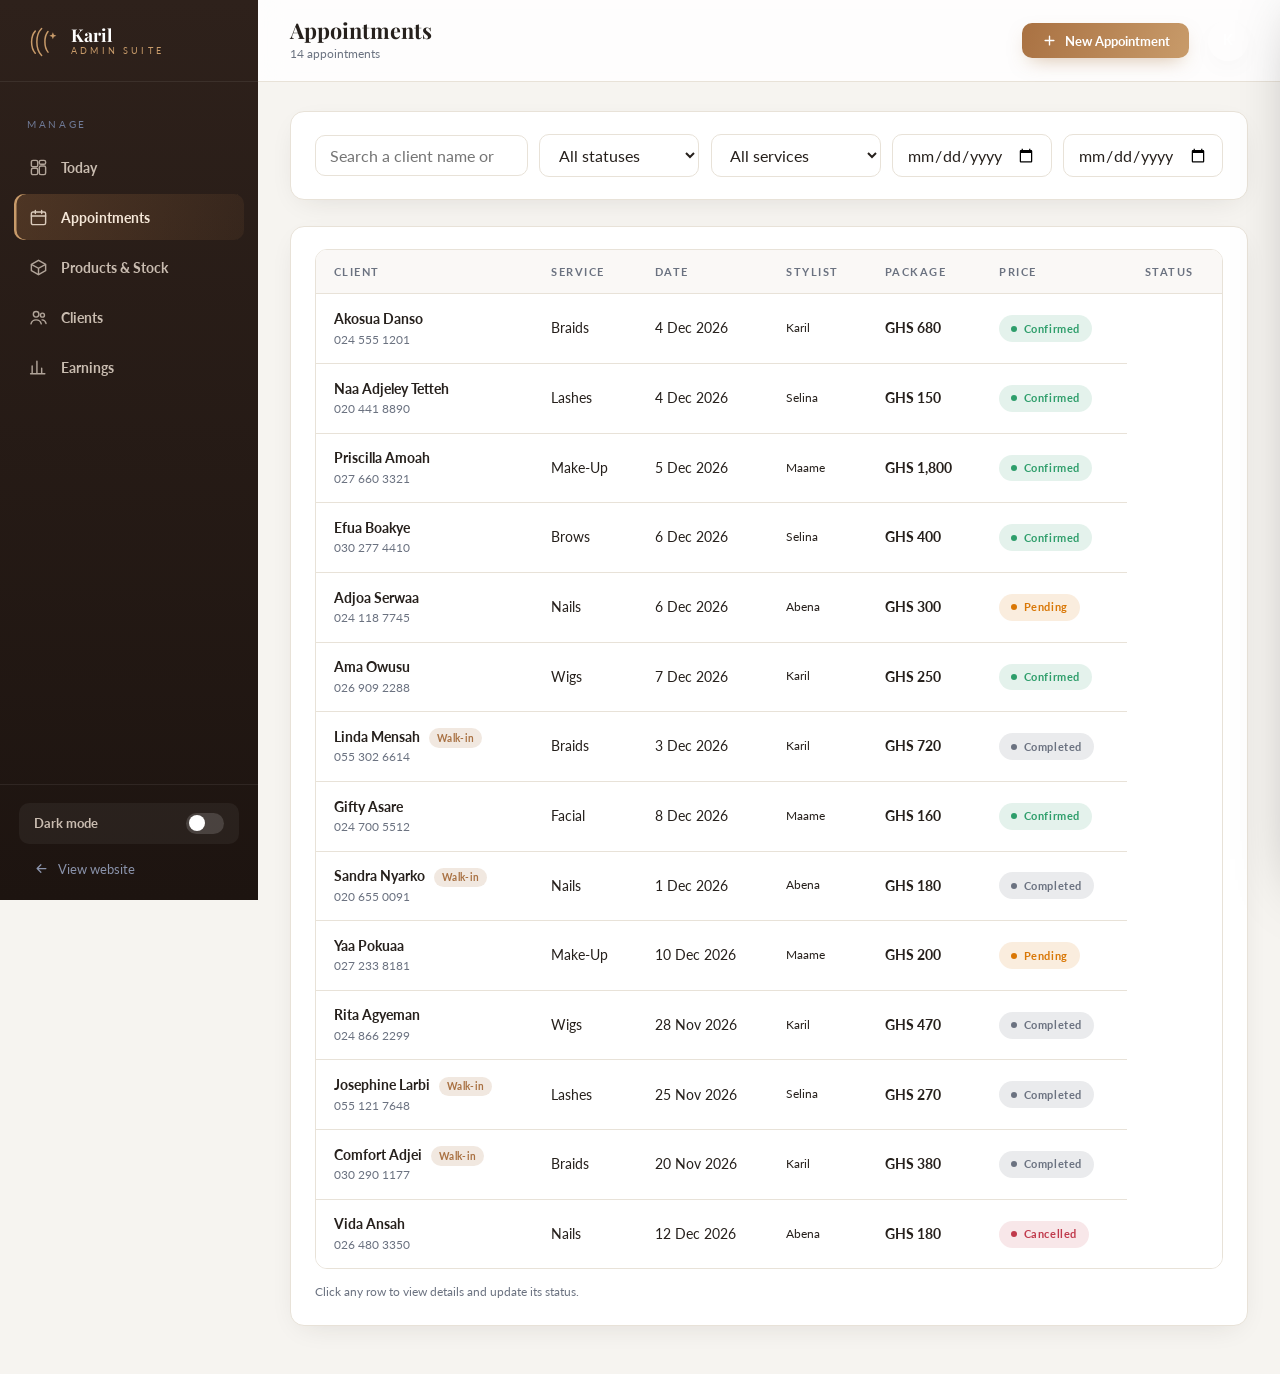
<file: admin/bookings.html>
<!DOCTYPE html>
<html lang="en">
<head>
  <meta charset="UTF-8">
  <meta name="viewport" content="width=device-width, initial-scale=1.0">
  <title>Appointments — Karil Admin</title>
  <meta name="robots" content="noindex">
  <link rel="icon" type="image/svg+xml" href="../assets/icons/favicon.svg">
  <link rel="preconnect" href="https://fonts.googleapis.com">
  <link rel="preconnect" href="https://fonts.gstatic.com" crossorigin>
  <link href="https://fonts.googleapis.com/css2?family=Playfair+Display:wght@700;800&family=Lato:wght@400;700&display=swap" rel="stylesheet">
  <link rel="stylesheet" href="../css/admin.css">
  <script>try{var t=localStorage.getItem('khb-admin-theme');if(t)document.documentElement.setAttribute('data-theme',t);}catch(e){}</script>
</head>
<body class="admin" data-page="bookings">

<div class="admin-shell">

  <!-- Sidebar -->
  <aside class="admin-sidebar">
    <div class="admin-logo">
      <svg viewBox="0 0 48 48" fill="none" stroke="currentColor" stroke-width="2" aria-hidden="true">
        <path d="M15 9.5c-6.5 7-6.5 22 0 29.5" stroke-linecap="round"/>
        <path d="M23.5 6c-8.5 8.5-8.5 27.5 0 36" stroke-linecap="round"/>
        <path d="M32 10c-5.5 6.5-5.5 21 0 27.5" stroke-linecap="round"/>
        <path d="M38.5 11l1.3 3.4 3.4 1.3-3.4 1.3-1.3 3.4-1.3-3.4-3.4-1.3 3.4-1.3z" fill="currentColor" stroke="none"/>
      </svg>
      <div>
        <div class="admin-logo-name">Karil</div>
        <div class="admin-logo-tag">Admin Suite</div>
      </div>
    </div>
    <nav class="admin-nav" aria-label="Admin">
      <div class="admin-nav-label">Manage</div>
      <a href="./dashboard.html"><svg viewBox="0 0 24 24" fill="none" stroke="currentColor" stroke-width="1.8"><rect x="3" y="3" width="8" height="8" rx="2"/><rect x="13" y="3" width="8" height="5" rx="2"/><rect x="13" y="10" width="8" height="11" rx="2"/><rect x="3" y="13" width="8" height="8" rx="2"/></svg>Today</a>
      <a href="./bookings.html" class="is-active"><svg viewBox="0 0 24 24" fill="none" stroke="currentColor" stroke-width="1.8"><rect x="3" y="5" width="18" height="16" rx="2"/><path d="M8 3v4m8-4v4M3 10h18" stroke-linecap="round"/></svg>Appointments</a>
      <a href="./inventory.html"><svg viewBox="0 0 24 24" fill="none" stroke="currentColor" stroke-width="1.8"><path d="M21 8l-9-5-9 5v8l9 5 9-5V8z"/><path d="M3.5 8.5L12 13l8.5-4.5M12 13v8"/></svg>Products & Stock</a>
      <a href="./clients.html"><svg viewBox="0 0 24 24" fill="none" stroke="currentColor" stroke-width="1.8"><circle cx="9" cy="8" r="3.5"/><path d="M2.5 20c.8-3.2 3.4-5 6.5-5s5.7 1.8 6.5 5" stroke-linecap="round"/><circle cx="17" cy="9" r="2.5"/><path d="M16.5 15c2.6.2 4.4 1.7 5 4.5" stroke-linecap="round"/></svg>Clients</a>
      <a href="./analytics.html"><svg viewBox="0 0 24 24" fill="none" stroke="currentColor" stroke-width="1.8"><path d="M4 20V10m6 10V4m6 16v-7m4 7H2" stroke-linecap="round"/></svg>Earnings</a>
    </nav>
    <div class="admin-sidebar-foot">
      <button class="theme-toggle" type="button">
        <span>Dark mode</span>
        <span class="track"><span class="thumb"></span></span>
      </button>
      <a class="back-to-site" href="../index.html">
        <svg viewBox="0 0 24 24" fill="none" stroke="currentColor" stroke-width="2"><path d="M19 12H5m6-6l-6 6 6 6" stroke-linecap="round" stroke-linejoin="round"/></svg>
        View website
      </a>
    </div>
  </aside>
  <div class="sidebar-backdrop"></div>

  <!-- Main -->
  <div class="admin-main">
    <header class="admin-topbar">
      <button class="sidebar-toggle" aria-label="Open menu"><svg viewBox="0 0 24 24" fill="none" stroke="currentColor" stroke-width="2"><path d="M4 6h16M4 12h16M4 18h16" stroke-linecap="round"/></svg></button>
      <div class="topbar-title">
        <h1>Appointments</h1>
        <p id="bookings-count">—</p>
      </div>
      <div class="topbar-spacer"></div>
      <button class="a-btn a-btn--gold" id="add-booking">
        <svg viewBox="0 0 24 24" fill="none" stroke="currentColor" stroke-width="2.2"><path d="M12 5v14M5 12h14" stroke-linecap="round"/></svg>
        New Appointment
      </button>
      <div class="topbar-avatar">K</div>
    </header>

    <main class="admin-content">

      <!-- Filters -->
      <div class="panel">
        <div class="filter-row">
          <div class="grow"><input class="a-input" id="bk-search" type="search" placeholder="Search a client name or phone…" aria-label="Search appointments"></div>
          <select class="a-select" id="bk-status" aria-label="Filter by status" style="width:160px;">
            <option value="all">All statuses</option>
            <option>Pending</option>
            <option>Confirmed</option>
            <option>In Progress</option>
            <option>Completed</option>
            <option>Cancelled</option>
          </select>
          <select class="a-select" id="bk-type" aria-label="Filter by service" style="width:170px;">
            <option value="all">All services</option>
            <option>Braids</option>
            <option>Wigs</option>
            <option>Nails</option>
            <option>Lashes</option>
            <option>Brows</option>
            <option>Make-Up</option>
            <option>Facial</option>
          </select>
          <input class="a-input" id="bk-from" type="date" aria-label="From date" style="width:160px;">
          <input class="a-input" id="bk-to" type="date" aria-label="To date" style="width:160px;">
        </div>
      </div>

      <!-- Table -->
      <div class="panel">
        <div class="table-wrap">
          <table class="a-table">
            <thead>
              <tr>
                <th>Client</th><th>Service</th><th>Date</th><th>Stylist</th><th>Package</th><th>Price</th><th>Status</th>
              </tr>
            </thead>
            <tbody id="bookings-body"></tbody>
          </table>
        </div>
        <p class="panel-sub" style="margin-top:0.8rem;">Click any row to view details and update its status.</p>
      </div>

    </main>
  </div>
</div>

<!-- Drawer -->
<div class="a-modal-backdrop" id="drawer-backdrop"></div>
<aside class="a-drawer" id="booking-drawer" role="dialog" aria-label="Appointment details">
  <div class="a-drawer-head">
    <h2 id="drawer-title">Appointment</h2>
    <button class="a-drawer-close" id="drawer-close" aria-label="Close">
      <svg viewBox="0 0 24 24" fill="none" stroke="currentColor" stroke-width="2.2"><path d="M6 6l12 12M18 6L6 18" stroke-linecap="round"/></svg>
    </button>
  </div>
  <div class="a-drawer-body" id="drawer-body"></div>
</aside>

<script src="../js/admin.js" defer></script>
</body>
</html>
</file>
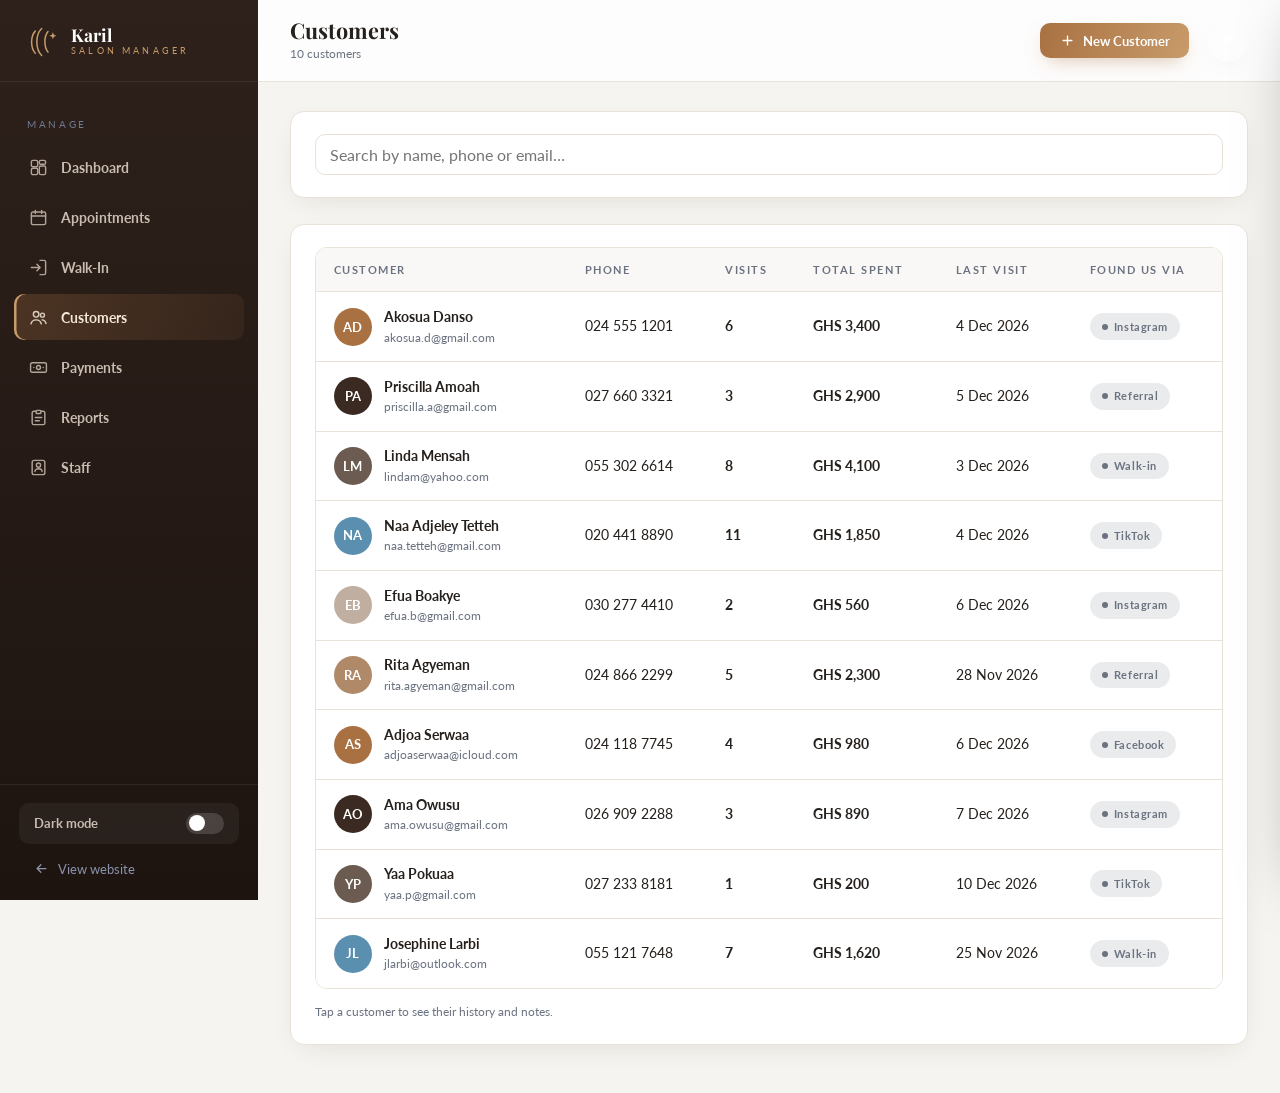
<file: admin/clients.html>
<!DOCTYPE html>
<html lang="en">
<head>
  <meta charset="UTF-8">
  <meta name="viewport" content="width=device-width, initial-scale=1.0">
  <title>Customers — Karil Admin</title>
  <meta name="robots" content="noindex">
  <link rel="icon" type="image/svg+xml" href="../assets/icons/favicon.svg">
  <link rel="preconnect" href="https://fonts.googleapis.com">
  <link rel="preconnect" href="https://fonts.gstatic.com" crossorigin>
  <link href="https://fonts.googleapis.com/css2?family=Playfair+Display:wght@700;800&family=Lato:wght@400;700&display=swap" rel="stylesheet">
  <link rel="stylesheet" href="../css/admin.css">
  <script>try{var t=localStorage.getItem('khb-admin-theme');if(t)document.documentElement.setAttribute('data-theme',t);}catch(e){}</script>
</head>
<body class="admin" data-page="clients">

<div class="admin-shell">

  <aside class="admin-sidebar">
    <div class="admin-logo">
      <svg viewBox="0 0 48 48" fill="none" stroke="currentColor" stroke-width="2" aria-hidden="true"><path d="M15 9.5c-6.5 7-6.5 22 0 29.5" stroke-linecap="round"/><path d="M23.5 6c-8.5 8.5-8.5 27.5 0 36" stroke-linecap="round"/><path d="M32 10c-5.5 6.5-5.5 21 0 27.5" stroke-linecap="round"/><path d="M38.5 11l1.3 3.4 3.4 1.3-3.4 1.3-1.3 3.4-1.3-3.4-3.4-1.3 3.4-1.3z" fill="currentColor" stroke="none"/></svg>
      <div>
        <div class="admin-logo-name">Karil</div>
        <div class="admin-logo-tag">Salon Manager</div>
      </div>
    </div>
    <nav class="admin-nav" aria-label="Admin">
      <div class="admin-nav-label">Manage</div>
      <a href="./dashboard.html"><svg viewBox="0 0 24 24" fill="none" stroke="currentColor" stroke-width="1.8"><rect x="3" y="3" width="8" height="8" rx="2"/><rect x="13" y="3" width="8" height="5" rx="2"/><rect x="13" y="10" width="8" height="11" rx="2"/><rect x="3" y="13" width="8" height="8" rx="2"/></svg>Dashboard</a>
      <a href="./bookings.html"><svg viewBox="0 0 24 24" fill="none" stroke="currentColor" stroke-width="1.8"><rect x="3" y="5" width="18" height="16" rx="2"/><path d="M8 3v4m8-4v4M3 10h18" stroke-linecap="round"/></svg>Appointments</a>
      <a href="./walkin.html"><svg viewBox="0 0 24 24" fill="none" stroke="currentColor" stroke-width="1.8"><path d="M14 3h5a2 2 0 012 2v14a2 2 0 01-2 2h-5" stroke-linecap="round" stroke-linejoin="round"/><path d="M10 8l4 4-4 4M14 12H3" stroke-linecap="round" stroke-linejoin="round"/></svg>Walk-In</a>
      <a href="./clients.html" class="is-active"><svg viewBox="0 0 24 24" fill="none" stroke="currentColor" stroke-width="1.8"><circle cx="9" cy="8" r="3.5"/><path d="M2.5 20c.8-3.2 3.4-5 6.5-5s5.7 1.8 6.5 5" stroke-linecap="round"/><circle cx="17" cy="9" r="2.5"/><path d="M16.5 15c2.6.2 4.4 1.7 5 4.5" stroke-linecap="round"/></svg>Customers</a>
      <a href="./payments.html"><svg viewBox="0 0 24 24" fill="none" stroke="currentColor" stroke-width="1.8"><rect x="2" y="6" width="20" height="12" rx="2"/><circle cx="12" cy="12" r="2.5"/><path d="M6 12h.01M18 12h.01" stroke-linecap="round"/></svg>Payments</a>
      <a href="./reports.html"><svg viewBox="0 0 24 24" fill="none" stroke="currentColor" stroke-width="1.8"><path d="M9 4H6a2 2 0 00-2 2v13a2 2 0 002 2h12a2 2 0 002-2V6a2 2 0 00-2-2h-3"/><rect x="9" y="3" width="6" height="4" rx="1"/><path d="M8 12h8M8 16h5" stroke-linecap="round"/></svg>Reports</a>
      <a href="./staff.html"><svg viewBox="0 0 24 24" fill="none" stroke="currentColor" stroke-width="1.8"><rect x="4" y="3" width="16" height="18" rx="2.5"/><circle cx="12" cy="9" r="2.6"/><path d="M7.5 17c0-2.2 2-3.4 4.5-3.4s4.5 1.2 4.5 3.4" stroke-linecap="round"/></svg>Staff</a>
    </nav>
    <div class="admin-sidebar-foot">
      <button class="theme-toggle" type="button">
        <span>Dark mode</span>
        <span class="track"><span class="thumb"></span></span>
      </button>
      <a class="back-to-site" href="../index.html">
        <svg viewBox="0 0 24 24" fill="none" stroke="currentColor" stroke-width="2"><path d="M19 12H5m6-6l-6 6 6 6" stroke-linecap="round" stroke-linejoin="round"/></svg>
        View website
      </a>
    </div>
  </aside>
  <div class="sidebar-backdrop"></div>

  <div class="admin-main">
    <header class="admin-topbar">
      <button class="sidebar-toggle" aria-label="Open menu"><svg viewBox="0 0 24 24" fill="none" stroke="currentColor" stroke-width="2"><path d="M4 6h16M4 12h16M4 18h16" stroke-linecap="round"/></svg></button>
      <div class="topbar-title">
        <h1>Customers</h1>
        <p id="clients-count">—</p>
      </div>
      <div class="topbar-spacer"></div>
      <button class="a-btn a-btn--gold" id="add-client"><svg viewBox="0 0 24 24" fill="none" stroke="currentColor" stroke-width="2.2"><path d="M12 5v14M5 12h14" stroke-linecap="round"/></svg>New Customer</button>
      <div class="topbar-avatar">K</div>
    </header>

    <main class="admin-content">

      <div class="panel">
        <div class="filter-row"><div class="grow"><input class="a-input" id="cl-search" type="search" placeholder="Search by name, phone or email…" aria-label="Search customers"></div></div>
      </div>
      <div class="panel">
        <div class="table-wrap"><table class="a-table">
          <thead><tr><th>Customer</th><th>Phone</th><th>Visits</th><th>Total spent</th><th>Last visit</th><th>Found us via</th></tr></thead>
          <tbody id="clients-body"></tbody></table></div>
        <p class="panel-sub" style="margin-top:0.8rem;">Tap a customer to see their history and notes.</p>
      </div>

    </main>
  </div>
</div>

<div class="a-modal-backdrop" id="drawer-backdrop"></div>
<aside class="a-drawer" id="page-drawer" role="dialog" aria-label="Details">
  <div class="a-drawer-head">
    <h2 id="drawer-title">Details</h2>
    <button class="a-drawer-close" id="drawer-close" aria-label="Close"><svg viewBox="0 0 24 24" fill="none" stroke="currentColor" stroke-width="2.2"><path d="M6 6l12 12M18 6L6 18" stroke-linecap="round"/></svg></button>
  </div>
  <div class="a-drawer-body" id="drawer-body"></div>
</aside>

<script src="../js/admin.js" defer></script>
</body>
</html>
</file>
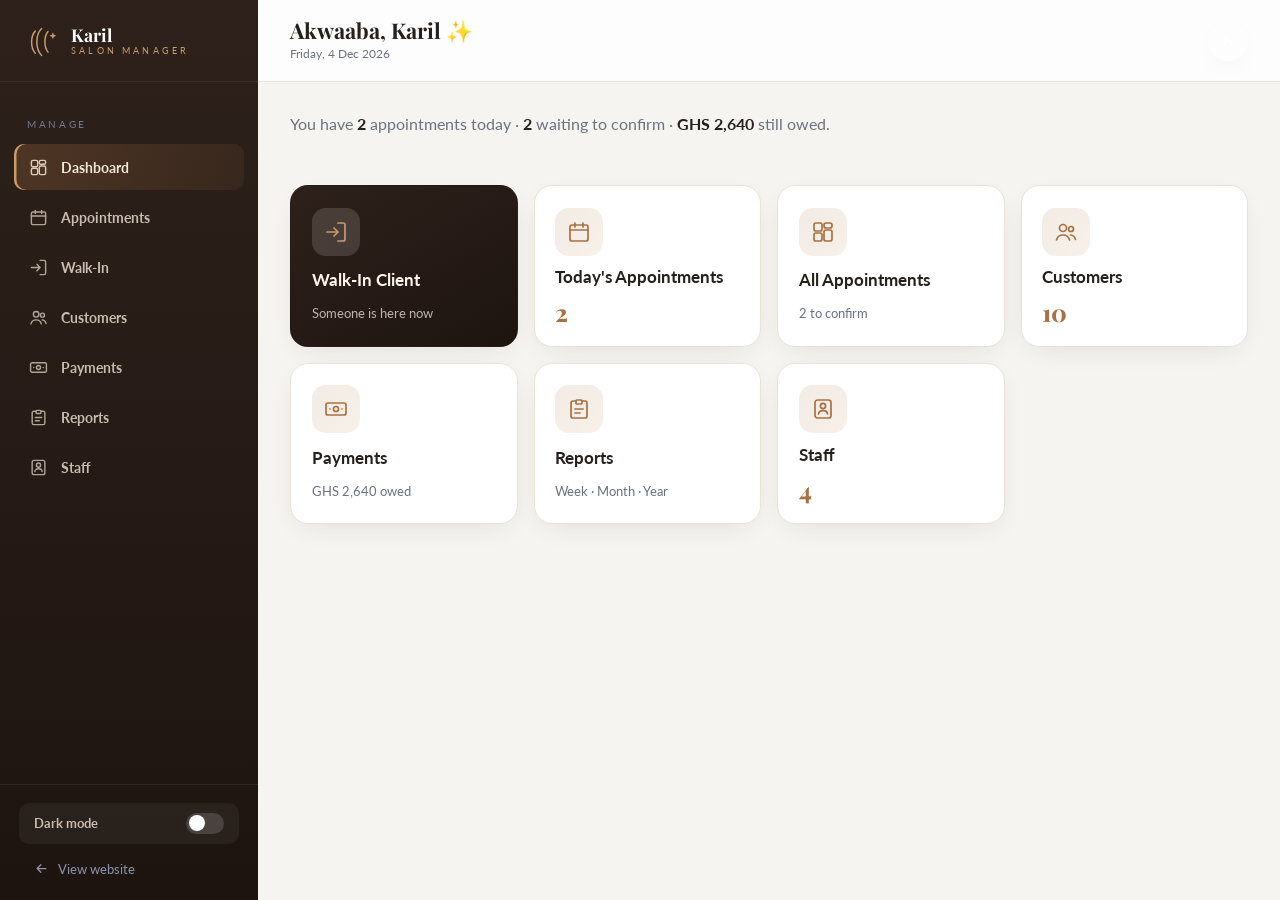
<file: admin/dashboard.html>
<!DOCTYPE html>
<html lang="en">
<head>
  <meta charset="UTF-8">
  <meta name="viewport" content="width=device-width, initial-scale=1.0">
  <title>Dashboard — Karil Admin</title>
  <meta name="robots" content="noindex">
  <link rel="icon" type="image/svg+xml" href="../assets/icons/favicon.svg">
  <link rel="preconnect" href="https://fonts.googleapis.com">
  <link rel="preconnect" href="https://fonts.gstatic.com" crossorigin>
  <link href="https://fonts.googleapis.com/css2?family=Playfair+Display:wght@700;800&family=Lato:wght@400;700&display=swap" rel="stylesheet">
  <link rel="stylesheet" href="../css/admin.css">
  <script>try{var t=localStorage.getItem('khb-admin-theme');if(t)document.documentElement.setAttribute('data-theme',t);}catch(e){}</script>
</head>
<body class="admin" data-page="dashboard">

<div class="admin-shell">

  <aside class="admin-sidebar">
    <div class="admin-logo">
      <svg viewBox="0 0 48 48" fill="none" stroke="currentColor" stroke-width="2" aria-hidden="true"><path d="M15 9.5c-6.5 7-6.5 22 0 29.5" stroke-linecap="round"/><path d="M23.5 6c-8.5 8.5-8.5 27.5 0 36" stroke-linecap="round"/><path d="M32 10c-5.5 6.5-5.5 21 0 27.5" stroke-linecap="round"/><path d="M38.5 11l1.3 3.4 3.4 1.3-3.4 1.3-1.3 3.4-1.3-3.4-3.4-1.3 3.4-1.3z" fill="currentColor" stroke="none"/></svg>
      <div>
        <div class="admin-logo-name">Karil</div>
        <div class="admin-logo-tag">Salon Manager</div>
      </div>
    </div>
    <nav class="admin-nav" aria-label="Admin">
      <div class="admin-nav-label">Manage</div>
      <a href="./dashboard.html" class="is-active"><svg viewBox="0 0 24 24" fill="none" stroke="currentColor" stroke-width="1.8"><rect x="3" y="3" width="8" height="8" rx="2"/><rect x="13" y="3" width="8" height="5" rx="2"/><rect x="13" y="10" width="8" height="11" rx="2"/><rect x="3" y="13" width="8" height="8" rx="2"/></svg>Dashboard</a>
      <a href="./bookings.html"><svg viewBox="0 0 24 24" fill="none" stroke="currentColor" stroke-width="1.8"><rect x="3" y="5" width="18" height="16" rx="2"/><path d="M8 3v4m8-4v4M3 10h18" stroke-linecap="round"/></svg>Appointments</a>
      <a href="./walkin.html"><svg viewBox="0 0 24 24" fill="none" stroke="currentColor" stroke-width="1.8"><path d="M14 3h5a2 2 0 012 2v14a2 2 0 01-2 2h-5" stroke-linecap="round" stroke-linejoin="round"/><path d="M10 8l4 4-4 4M14 12H3" stroke-linecap="round" stroke-linejoin="round"/></svg>Walk-In</a>
      <a href="./clients.html"><svg viewBox="0 0 24 24" fill="none" stroke="currentColor" stroke-width="1.8"><circle cx="9" cy="8" r="3.5"/><path d="M2.5 20c.8-3.2 3.4-5 6.5-5s5.7 1.8 6.5 5" stroke-linecap="round"/><circle cx="17" cy="9" r="2.5"/><path d="M16.5 15c2.6.2 4.4 1.7 5 4.5" stroke-linecap="round"/></svg>Customers</a>
      <a href="./payments.html"><svg viewBox="0 0 24 24" fill="none" stroke="currentColor" stroke-width="1.8"><rect x="2" y="6" width="20" height="12" rx="2"/><circle cx="12" cy="12" r="2.5"/><path d="M6 12h.01M18 12h.01" stroke-linecap="round"/></svg>Payments</a>
      <a href="./reports.html"><svg viewBox="0 0 24 24" fill="none" stroke="currentColor" stroke-width="1.8"><path d="M9 4H6a2 2 0 00-2 2v13a2 2 0 002 2h12a2 2 0 002-2V6a2 2 0 00-2-2h-3"/><rect x="9" y="3" width="6" height="4" rx="1"/><path d="M8 12h8M8 16h5" stroke-linecap="round"/></svg>Reports</a>
      <a href="./staff.html"><svg viewBox="0 0 24 24" fill="none" stroke="currentColor" stroke-width="1.8"><rect x="4" y="3" width="16" height="18" rx="2.5"/><circle cx="12" cy="9" r="2.6"/><path d="M7.5 17c0-2.2 2-3.4 4.5-3.4s4.5 1.2 4.5 3.4" stroke-linecap="round"/></svg>Staff</a>
    </nav>
    <div class="admin-sidebar-foot">
      <button class="theme-toggle" type="button">
        <span>Dark mode</span>
        <span class="track"><span class="thumb"></span></span>
      </button>
      <a class="back-to-site" href="../index.html">
        <svg viewBox="0 0 24 24" fill="none" stroke="currentColor" stroke-width="2"><path d="M19 12H5m6-6l-6 6 6 6" stroke-linecap="round" stroke-linejoin="round"/></svg>
        View website
      </a>
    </div>
  </aside>
  <div class="sidebar-backdrop"></div>

  <div class="admin-main">
    <header class="admin-topbar">
      <button class="sidebar-toggle" aria-label="Open menu"><svg viewBox="0 0 24 24" fill="none" stroke="currentColor" stroke-width="2"><path d="M4 6h16M4 12h16M4 18h16" stroke-linecap="round"/></svg></button>
      <div class="topbar-title">
        <h1>Akwaaba, Karil ✨</h1>
        <p id="today-date">—</p>
      </div>
      <div class="topbar-spacer"></div>
      
      <div class="topbar-avatar">K</div>
    </header>

    <main class="admin-content">

      <p class="dash-hello" id="dash-summary">Here is your salon at a glance.</p>
      <div class="tile-grid">
      <a class="tile tile--primary" href="./walkin.html">
        <span class="tile-ico"><svg viewBox="0 0 24 24" fill="none" stroke="currentColor" stroke-width="1.7"><path d="M14 3h5a2 2 0 012 2v14a2 2 0 01-2 2h-5" stroke-linecap="round" stroke-linejoin="round"/><path d="M10 8l4 4-4 4M14 12H3" stroke-linecap="round" stroke-linejoin="round"/></svg></span>
        <span class="tile-label">Walk-In Client</span>
        <span class="tile-sub">Someone is here now</span>
      </a>
      <a class="tile" href="./bookings.html#today">
        <span class="tile-ico"><svg viewBox="0 0 24 24" fill="none" stroke="currentColor" stroke-width="1.7"><rect x="3" y="5" width="18" height="16" rx="2"/><path d="M8 3v4m8-4v4M3 10h18" stroke-linecap="round"/></svg></span>
        <span class="tile-label">Today's Appointments</span>
        <span class="tile-count" id="tile-today">0</span>
      </a>
      <a class="tile" href="./bookings.html">
        <span class="tile-ico"><svg viewBox="0 0 24 24" fill="none" stroke="currentColor" stroke-width="1.7"><rect x="3" y="3" width="8" height="8" rx="2"/><rect x="13" y="3" width="8" height="5" rx="2"/><rect x="13" y="10" width="8" height="11" rx="2"/><rect x="3" y="13" width="8" height="8" rx="2"/></svg></span>
        <span class="tile-label">All Appointments</span>
        <span class="tile-sub" id="tile-confirm">0 to confirm</span>
      </a>
      <a class="tile" href="./clients.html">
        <span class="tile-ico"><svg viewBox="0 0 24 24" fill="none" stroke="currentColor" stroke-width="1.7"><circle cx="9" cy="8" r="3.5"/><path d="M2.5 20c.8-3.2 3.4-5 6.5-5s5.7 1.8 6.5 5" stroke-linecap="round"/><circle cx="17" cy="9" r="2.5"/><path d="M16.5 15c2.6.2 4.4 1.7 5 4.5" stroke-linecap="round"/></svg></span>
        <span class="tile-label">Customers</span>
        <span class="tile-count" id="tile-customers">0</span>
      </a>
      <a class="tile" href="./payments.html">
        <span class="tile-ico"><svg viewBox="0 0 24 24" fill="none" stroke="currentColor" stroke-width="1.7"><rect x="2" y="6" width="20" height="12" rx="2"/><circle cx="12" cy="12" r="2.5"/><path d="M6 12h.01M18 12h.01" stroke-linecap="round"/></svg></span>
        <span class="tile-label">Payments</span>
        <span class="tile-sub" id="tile-owed">GHS 0 owed</span>
      </a>
      <a class="tile" href="./reports.html">
        <span class="tile-ico"><svg viewBox="0 0 24 24" fill="none" stroke="currentColor" stroke-width="1.7"><path d="M9 4H6a2 2 0 00-2 2v13a2 2 0 002 2h12a2 2 0 002-2V6a2 2 0 00-2-2h-3"/><rect x="9" y="3" width="6" height="4" rx="1"/><path d="M8 12h8M8 16h5" stroke-linecap="round"/></svg></span>
        <span class="tile-label">Reports</span>
        <span class="tile-sub">Week · Month · Year</span>
      </a>
      <a class="tile" href="./staff.html">
        <span class="tile-ico"><svg viewBox="0 0 24 24" fill="none" stroke="currentColor" stroke-width="1.7"><rect x="4" y="3" width="16" height="18" rx="2.5"/><circle cx="12" cy="9" r="2.6"/><path d="M7.5 17c0-2.2 2-3.4 4.5-3.4s4.5 1.2 4.5 3.4" stroke-linecap="round"/></svg></span>
        <span class="tile-label">Staff</span>
        <span class="tile-count" id="tile-staff">0</span>
      </a>
      </div>

    </main>
  </div>
</div>


<script src="../js/admin.js" defer></script>
</body>
</html>
</file>
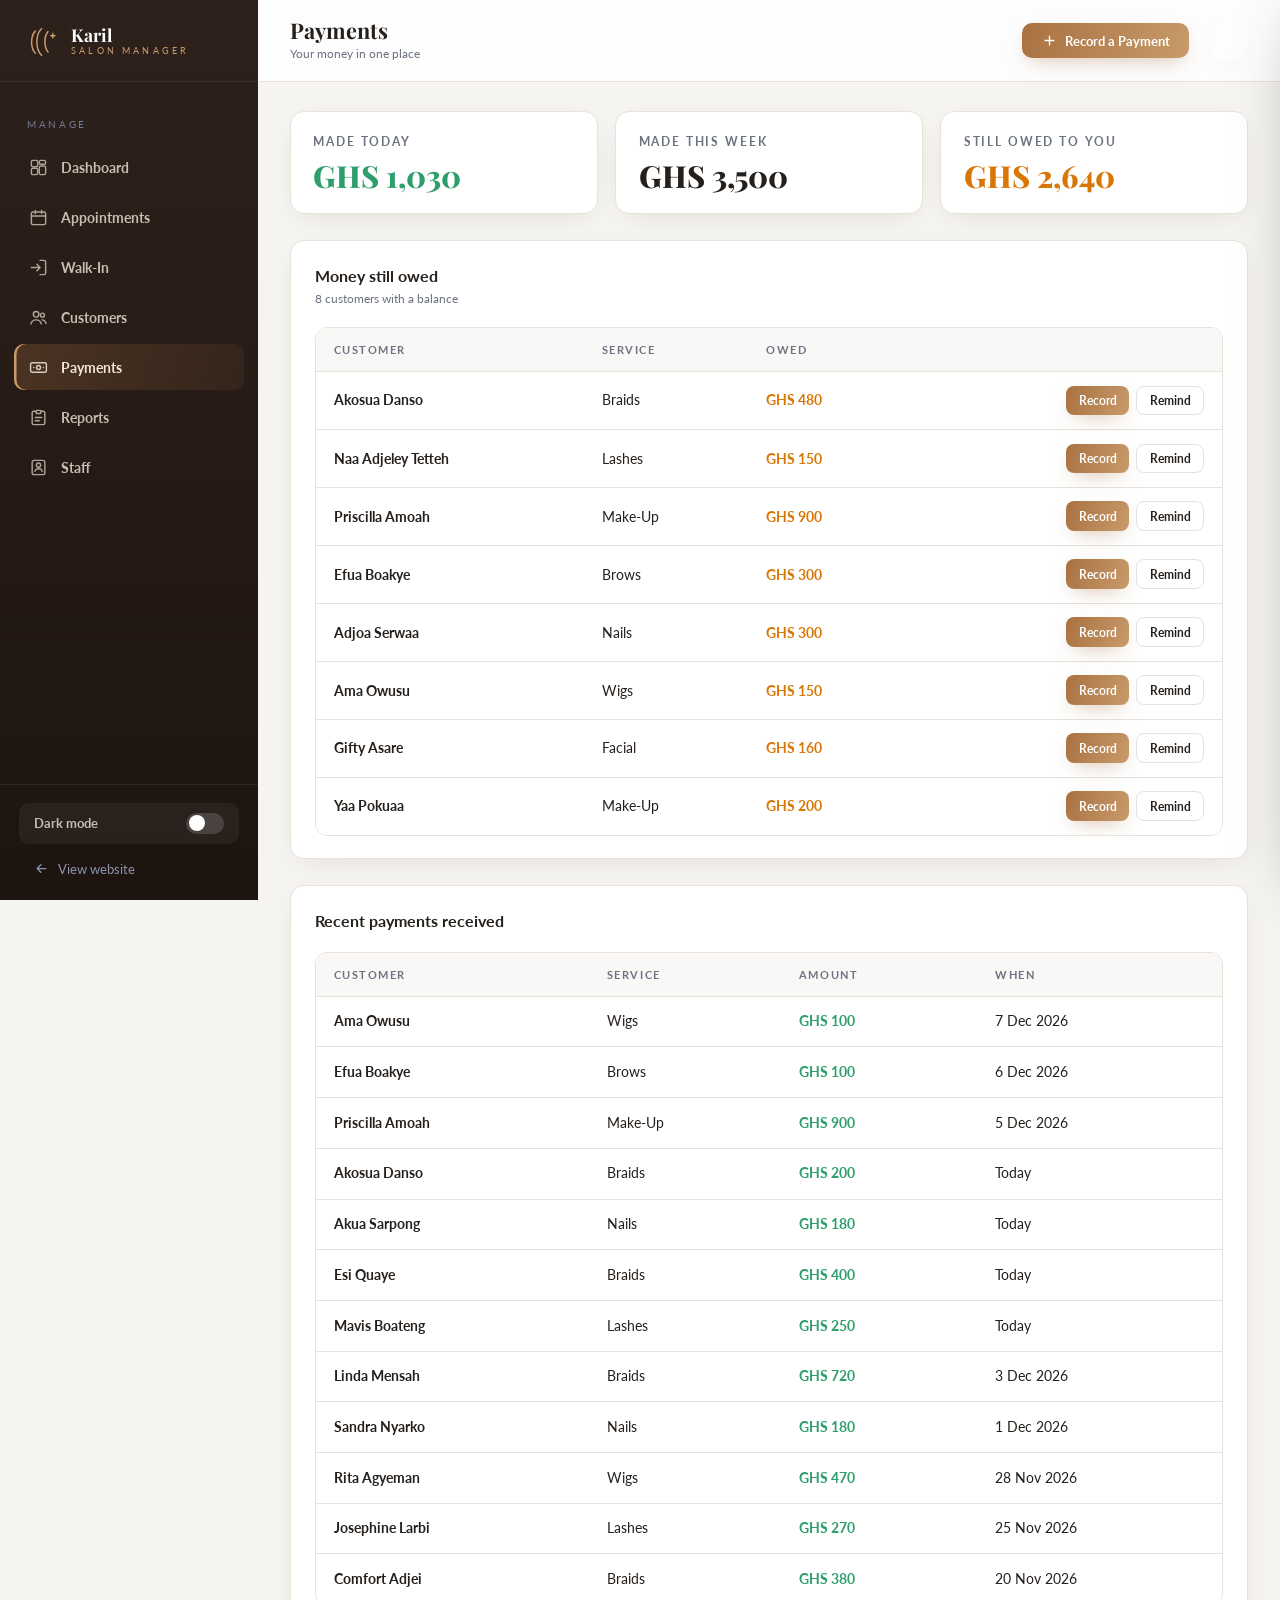
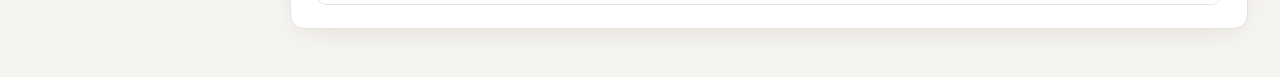
<file: admin/payments.html>
<!DOCTYPE html>
<html lang="en">
<head>
  <meta charset="UTF-8">
  <meta name="viewport" content="width=device-width, initial-scale=1.0">
  <title>Payments — Karil Admin</title>
  <meta name="robots" content="noindex">
  <link rel="icon" type="image/svg+xml" href="../assets/icons/favicon.svg">
  <link rel="preconnect" href="https://fonts.googleapis.com">
  <link rel="preconnect" href="https://fonts.gstatic.com" crossorigin>
  <link href="https://fonts.googleapis.com/css2?family=Playfair+Display:wght@700;800&family=Lato:wght@400;700&display=swap" rel="stylesheet">
  <link rel="stylesheet" href="../css/admin.css">
  <script>try{var t=localStorage.getItem('khb-admin-theme');if(t)document.documentElement.setAttribute('data-theme',t);}catch(e){}</script>
</head>
<body class="admin" data-page="payments">

<div class="admin-shell">

  <aside class="admin-sidebar">
    <div class="admin-logo">
      <svg viewBox="0 0 48 48" fill="none" stroke="currentColor" stroke-width="2" aria-hidden="true"><path d="M15 9.5c-6.5 7-6.5 22 0 29.5" stroke-linecap="round"/><path d="M23.5 6c-8.5 8.5-8.5 27.5 0 36" stroke-linecap="round"/><path d="M32 10c-5.5 6.5-5.5 21 0 27.5" stroke-linecap="round"/><path d="M38.5 11l1.3 3.4 3.4 1.3-3.4 1.3-1.3 3.4-1.3-3.4-3.4-1.3 3.4-1.3z" fill="currentColor" stroke="none"/></svg>
      <div>
        <div class="admin-logo-name">Karil</div>
        <div class="admin-logo-tag">Salon Manager</div>
      </div>
    </div>
    <nav class="admin-nav" aria-label="Admin">
      <div class="admin-nav-label">Manage</div>
      <a href="./dashboard.html"><svg viewBox="0 0 24 24" fill="none" stroke="currentColor" stroke-width="1.8"><rect x="3" y="3" width="8" height="8" rx="2"/><rect x="13" y="3" width="8" height="5" rx="2"/><rect x="13" y="10" width="8" height="11" rx="2"/><rect x="3" y="13" width="8" height="8" rx="2"/></svg>Dashboard</a>
      <a href="./bookings.html"><svg viewBox="0 0 24 24" fill="none" stroke="currentColor" stroke-width="1.8"><rect x="3" y="5" width="18" height="16" rx="2"/><path d="M8 3v4m8-4v4M3 10h18" stroke-linecap="round"/></svg>Appointments</a>
      <a href="./walkin.html"><svg viewBox="0 0 24 24" fill="none" stroke="currentColor" stroke-width="1.8"><path d="M14 3h5a2 2 0 012 2v14a2 2 0 01-2 2h-5" stroke-linecap="round" stroke-linejoin="round"/><path d="M10 8l4 4-4 4M14 12H3" stroke-linecap="round" stroke-linejoin="round"/></svg>Walk-In</a>
      <a href="./clients.html"><svg viewBox="0 0 24 24" fill="none" stroke="currentColor" stroke-width="1.8"><circle cx="9" cy="8" r="3.5"/><path d="M2.5 20c.8-3.2 3.4-5 6.5-5s5.7 1.8 6.5 5" stroke-linecap="round"/><circle cx="17" cy="9" r="2.5"/><path d="M16.5 15c2.6.2 4.4 1.7 5 4.5" stroke-linecap="round"/></svg>Customers</a>
      <a href="./payments.html" class="is-active"><svg viewBox="0 0 24 24" fill="none" stroke="currentColor" stroke-width="1.8"><rect x="2" y="6" width="20" height="12" rx="2"/><circle cx="12" cy="12" r="2.5"/><path d="M6 12h.01M18 12h.01" stroke-linecap="round"/></svg>Payments</a>
      <a href="./reports.html"><svg viewBox="0 0 24 24" fill="none" stroke="currentColor" stroke-width="1.8"><path d="M9 4H6a2 2 0 00-2 2v13a2 2 0 002 2h12a2 2 0 002-2V6a2 2 0 00-2-2h-3"/><rect x="9" y="3" width="6" height="4" rx="1"/><path d="M8 12h8M8 16h5" stroke-linecap="round"/></svg>Reports</a>
      <a href="./staff.html"><svg viewBox="0 0 24 24" fill="none" stroke="currentColor" stroke-width="1.8"><rect x="4" y="3" width="16" height="18" rx="2.5"/><circle cx="12" cy="9" r="2.6"/><path d="M7.5 17c0-2.2 2-3.4 4.5-3.4s4.5 1.2 4.5 3.4" stroke-linecap="round"/></svg>Staff</a>
    </nav>
    <div class="admin-sidebar-foot">
      <button class="theme-toggle" type="button">
        <span>Dark mode</span>
        <span class="track"><span class="thumb"></span></span>
      </button>
      <a class="back-to-site" href="../index.html">
        <svg viewBox="0 0 24 24" fill="none" stroke="currentColor" stroke-width="2"><path d="M19 12H5m6-6l-6 6 6 6" stroke-linecap="round" stroke-linejoin="round"/></svg>
        View website
      </a>
    </div>
  </aside>
  <div class="sidebar-backdrop"></div>

  <div class="admin-main">
    <header class="admin-topbar">
      <button class="sidebar-toggle" aria-label="Open menu"><svg viewBox="0 0 24 24" fill="none" stroke="currentColor" stroke-width="2"><path d="M4 6h16M4 12h16M4 18h16" stroke-linecap="round"/></svg></button>
      <div class="topbar-title">
        <h1>Payments</h1>
        <p id="pay-sub">Your money in one place</p>
      </div>
      <div class="topbar-spacer"></div>
      <button class="a-btn a-btn--gold" id="pay-record"><svg viewBox="0 0 24 24" fill="none" stroke="currentColor" stroke-width="2.2"><path d="M12 5v14M5 12h14" stroke-linecap="round"/></svg>Record a Payment</button>
      <div class="topbar-avatar">K</div>
    </header>

    <main class="admin-content">

      <div class="stat-cards stat-cards--3">
        <div class="stat-card"><div class="stat-card-head"><span class="stat-card-label">Made today</span></div><div class="stat-card-value money-in" id="pay-today">GHS 0</div></div>
        <div class="stat-card"><div class="stat-card-head"><span class="stat-card-label">Made this week</span></div><div class="stat-card-value" id="pay-week">GHS 0</div></div>
        <div class="stat-card"><div class="stat-card-head"><span class="stat-card-label">Still owed to you</span></div><div class="stat-card-value money-owed" id="pay-owed">GHS 0</div></div>
      </div>
      <div class="panel">
        <div class="panel-head"><div><div class="panel-title">Money still owed</div><div class="panel-sub" id="owed-count">—</div></div></div>
        <div class="table-wrap"><table class="a-table"><thead><tr><th>Customer</th><th>Service</th><th>Owed</th><th></th></tr></thead><tbody id="owed-body"></tbody></table></div>
      </div>
      <div class="panel">
        <div class="panel-head"><div class="panel-title">Recent payments received</div></div>
        <div class="table-wrap"><table class="a-table"><thead><tr><th>Customer</th><th>Service</th><th>Amount</th><th>When</th></tr></thead><tbody id="paid-body"></tbody></table></div>
      </div>

    </main>
  </div>
</div>

<div class="a-modal-backdrop" id="drawer-backdrop"></div>
<aside class="a-drawer" id="page-drawer" role="dialog" aria-label="Details">
  <div class="a-drawer-head">
    <h2 id="drawer-title">Details</h2>
    <button class="a-drawer-close" id="drawer-close" aria-label="Close"><svg viewBox="0 0 24 24" fill="none" stroke="currentColor" stroke-width="2.2"><path d="M6 6l12 12M18 6L6 18" stroke-linecap="round"/></svg></button>
  </div>
  <div class="a-drawer-body" id="drawer-body"></div>
</aside>

<script src="../js/admin.js" defer></script>
</body>
</html>
</file>
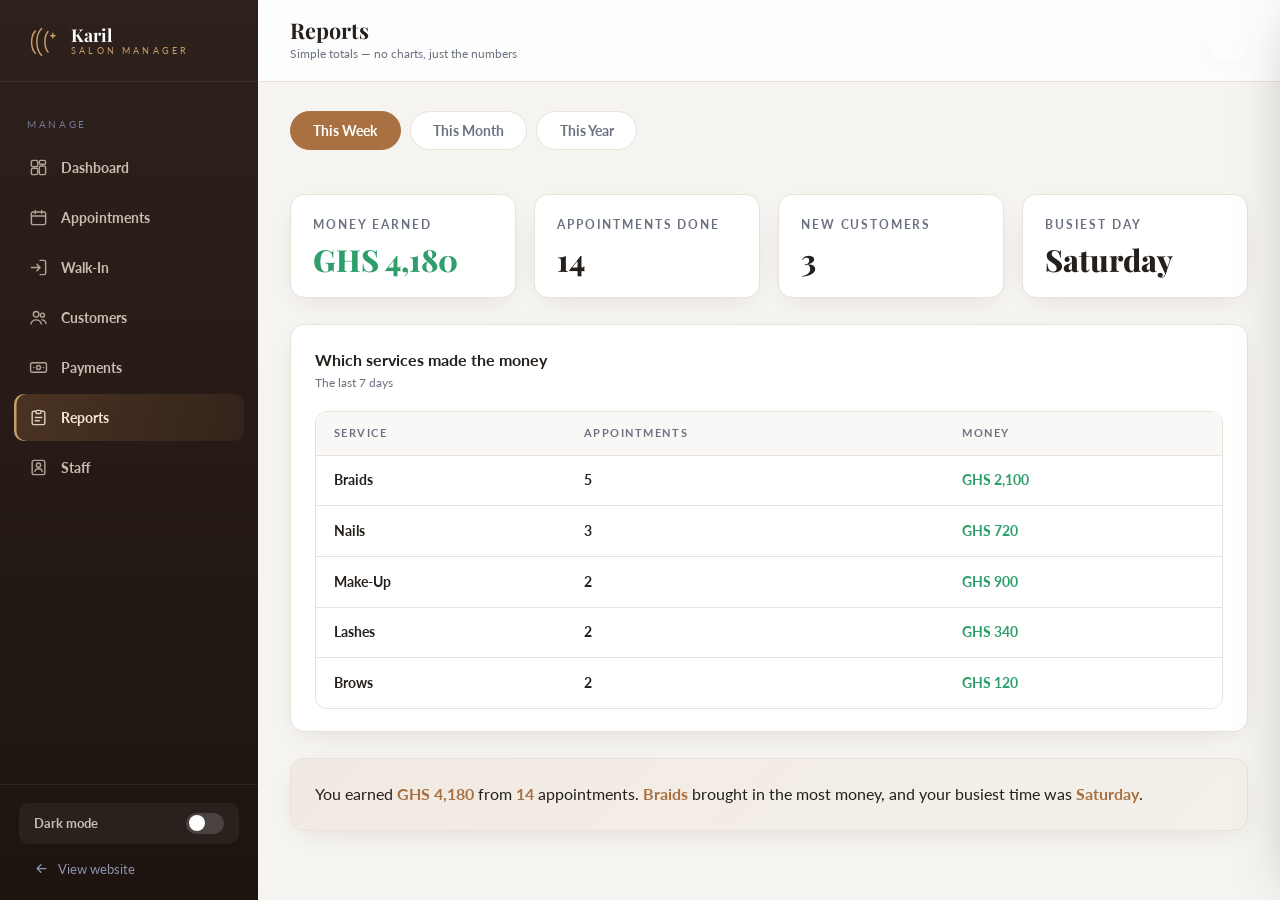
<file: admin/reports.html>
<!DOCTYPE html>
<html lang="en">
<head>
  <meta charset="UTF-8">
  <meta name="viewport" content="width=device-width, initial-scale=1.0">
  <title>Reports — Karil Admin</title>
  <meta name="robots" content="noindex">
  <link rel="icon" type="image/svg+xml" href="../assets/icons/favicon.svg">
  <link rel="preconnect" href="https://fonts.googleapis.com">
  <link rel="preconnect" href="https://fonts.gstatic.com" crossorigin>
  <link href="https://fonts.googleapis.com/css2?family=Playfair+Display:wght@700;800&family=Lato:wght@400;700&display=swap" rel="stylesheet">
  <link rel="stylesheet" href="../css/admin.css">
  <script>try{var t=localStorage.getItem('khb-admin-theme');if(t)document.documentElement.setAttribute('data-theme',t);}catch(e){}</script>
</head>
<body class="admin" data-page="reports">

<div class="admin-shell">

  <aside class="admin-sidebar">
    <div class="admin-logo">
      <svg viewBox="0 0 48 48" fill="none" stroke="currentColor" stroke-width="2" aria-hidden="true"><path d="M15 9.5c-6.5 7-6.5 22 0 29.5" stroke-linecap="round"/><path d="M23.5 6c-8.5 8.5-8.5 27.5 0 36" stroke-linecap="round"/><path d="M32 10c-5.5 6.5-5.5 21 0 27.5" stroke-linecap="round"/><path d="M38.5 11l1.3 3.4 3.4 1.3-3.4 1.3-1.3 3.4-1.3-3.4-3.4-1.3 3.4-1.3z" fill="currentColor" stroke="none"/></svg>
      <div>
        <div class="admin-logo-name">Karil</div>
        <div class="admin-logo-tag">Salon Manager</div>
      </div>
    </div>
    <nav class="admin-nav" aria-label="Admin">
      <div class="admin-nav-label">Manage</div>
      <a href="./dashboard.html"><svg viewBox="0 0 24 24" fill="none" stroke="currentColor" stroke-width="1.8"><rect x="3" y="3" width="8" height="8" rx="2"/><rect x="13" y="3" width="8" height="5" rx="2"/><rect x="13" y="10" width="8" height="11" rx="2"/><rect x="3" y="13" width="8" height="8" rx="2"/></svg>Dashboard</a>
      <a href="./bookings.html"><svg viewBox="0 0 24 24" fill="none" stroke="currentColor" stroke-width="1.8"><rect x="3" y="5" width="18" height="16" rx="2"/><path d="M8 3v4m8-4v4M3 10h18" stroke-linecap="round"/></svg>Appointments</a>
      <a href="./walkin.html"><svg viewBox="0 0 24 24" fill="none" stroke="currentColor" stroke-width="1.8"><path d="M14 3h5a2 2 0 012 2v14a2 2 0 01-2 2h-5" stroke-linecap="round" stroke-linejoin="round"/><path d="M10 8l4 4-4 4M14 12H3" stroke-linecap="round" stroke-linejoin="round"/></svg>Walk-In</a>
      <a href="./clients.html"><svg viewBox="0 0 24 24" fill="none" stroke="currentColor" stroke-width="1.8"><circle cx="9" cy="8" r="3.5"/><path d="M2.5 20c.8-3.2 3.4-5 6.5-5s5.7 1.8 6.5 5" stroke-linecap="round"/><circle cx="17" cy="9" r="2.5"/><path d="M16.5 15c2.6.2 4.4 1.7 5 4.5" stroke-linecap="round"/></svg>Customers</a>
      <a href="./payments.html"><svg viewBox="0 0 24 24" fill="none" stroke="currentColor" stroke-width="1.8"><rect x="2" y="6" width="20" height="12" rx="2"/><circle cx="12" cy="12" r="2.5"/><path d="M6 12h.01M18 12h.01" stroke-linecap="round"/></svg>Payments</a>
      <a href="./reports.html" class="is-active"><svg viewBox="0 0 24 24" fill="none" stroke="currentColor" stroke-width="1.8"><path d="M9 4H6a2 2 0 00-2 2v13a2 2 0 002 2h12a2 2 0 002-2V6a2 2 0 00-2-2h-3"/><rect x="9" y="3" width="6" height="4" rx="1"/><path d="M8 12h8M8 16h5" stroke-linecap="round"/></svg>Reports</a>
      <a href="./staff.html"><svg viewBox="0 0 24 24" fill="none" stroke="currentColor" stroke-width="1.8"><rect x="4" y="3" width="16" height="18" rx="2.5"/><circle cx="12" cy="9" r="2.6"/><path d="M7.5 17c0-2.2 2-3.4 4.5-3.4s4.5 1.2 4.5 3.4" stroke-linecap="round"/></svg>Staff</a>
    </nav>
    <div class="admin-sidebar-foot">
      <button class="theme-toggle" type="button">
        <span>Dark mode</span>
        <span class="track"><span class="thumb"></span></span>
      </button>
      <a class="back-to-site" href="../index.html">
        <svg viewBox="0 0 24 24" fill="none" stroke="currentColor" stroke-width="2"><path d="M19 12H5m6-6l-6 6 6 6" stroke-linecap="round" stroke-linejoin="round"/></svg>
        View website
      </a>
    </div>
  </aside>
  <div class="sidebar-backdrop"></div>

  <div class="admin-main">
    <header class="admin-topbar">
      <button class="sidebar-toggle" aria-label="Open menu"><svg viewBox="0 0 24 24" fill="none" stroke="currentColor" stroke-width="2"><path d="M4 6h16M4 12h16M4 18h16" stroke-linecap="round"/></svg></button>
      <div class="topbar-title">
        <h1>Reports</h1>
        <p id="rep-sub">Simple totals — no charts, just the numbers</p>
      </div>
      <div class="topbar-spacer"></div>
      
      <div class="topbar-avatar">K</div>
    </header>

    <main class="admin-content">

      <div class="chip-row chip-row--big" id="rep-chips">
        <button class="a-chip is-active" data-period="week">This Week</button>
        <button class="a-chip" data-period="month">This Month</button>
        <button class="a-chip" data-period="year">This Year</button>
      </div>
      <div class="stat-cards">
        <div class="stat-card"><div class="stat-card-head"><span class="stat-card-label">Money earned</span></div><div class="stat-card-value money-in" id="rep-earned">GHS 0</div></div>
        <div class="stat-card"><div class="stat-card-head"><span class="stat-card-label">Appointments done</span></div><div class="stat-card-value" id="rep-appts">0</div></div>
        <div class="stat-card"><div class="stat-card-head"><span class="stat-card-label">New customers</span></div><div class="stat-card-value" id="rep-new">0</div></div>
        <div class="stat-card"><div class="stat-card-head"><span class="stat-card-label">Busiest day</span></div><div class="stat-card-value" id="rep-busy">—</div></div>
      </div>
      <div class="panel">
        <div class="panel-head"><div><div class="panel-title">Which services made the money</div><div class="panel-sub" id="rep-range">—</div></div></div>
        <div class="table-wrap"><table class="a-table"><thead><tr><th>Service</th><th>Appointments</th><th>Money</th></tr></thead><tbody id="rep-breakdown"></tbody></table></div>
      </div>
      <div class="panel panel--soft"><p class="report-note" id="rep-note"></p></div>

    </main>
  </div>
</div>

<div class="a-modal-backdrop" id="drawer-backdrop"></div>
<aside class="a-drawer" id="page-drawer" role="dialog" aria-label="Details">
  <div class="a-drawer-head">
    <h2 id="drawer-title">Details</h2>
    <button class="a-drawer-close" id="drawer-close" aria-label="Close"><svg viewBox="0 0 24 24" fill="none" stroke="currentColor" stroke-width="2.2"><path d="M6 6l12 12M18 6L6 18" stroke-linecap="round"/></svg></button>
  </div>
  <div class="a-drawer-body" id="drawer-body"></div>
</aside>

<script src="../js/admin.js" defer></script>
</body>
</html>
</file>
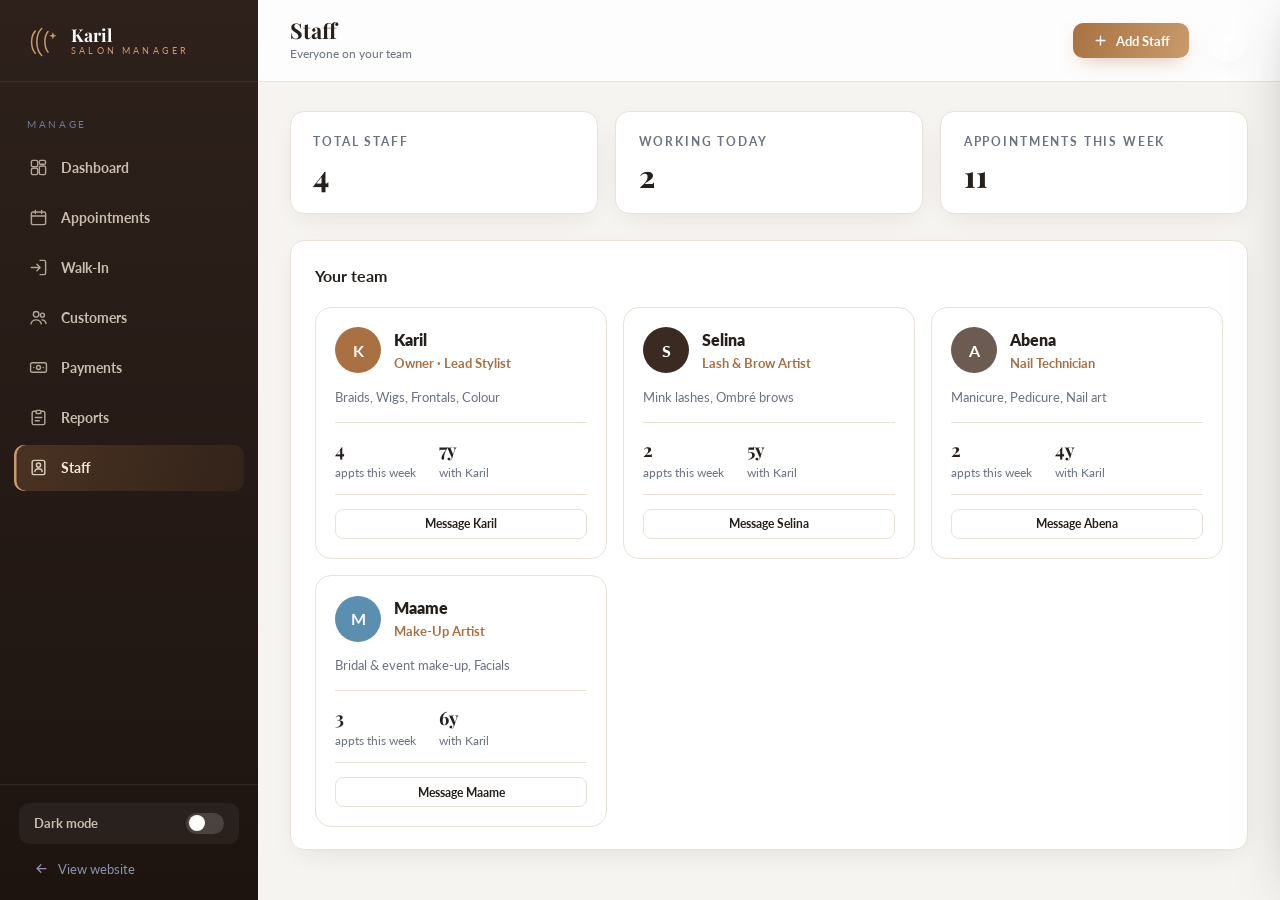
<file: admin/staff.html>
<!DOCTYPE html>
<html lang="en">
<head>
  <meta charset="UTF-8">
  <meta name="viewport" content="width=device-width, initial-scale=1.0">
  <title>Staff — Karil Admin</title>
  <meta name="robots" content="noindex">
  <link rel="icon" type="image/svg+xml" href="../assets/icons/favicon.svg">
  <link rel="preconnect" href="https://fonts.googleapis.com">
  <link rel="preconnect" href="https://fonts.gstatic.com" crossorigin>
  <link href="https://fonts.googleapis.com/css2?family=Playfair+Display:wght@700;800&family=Lato:wght@400;700&display=swap" rel="stylesheet">
  <link rel="stylesheet" href="../css/admin.css">
  <script>try{var t=localStorage.getItem('khb-admin-theme');if(t)document.documentElement.setAttribute('data-theme',t);}catch(e){}</script>
</head>
<body class="admin" data-page="staff">

<div class="admin-shell">

  <aside class="admin-sidebar">
    <div class="admin-logo">
      <svg viewBox="0 0 48 48" fill="none" stroke="currentColor" stroke-width="2" aria-hidden="true"><path d="M15 9.5c-6.5 7-6.5 22 0 29.5" stroke-linecap="round"/><path d="M23.5 6c-8.5 8.5-8.5 27.5 0 36" stroke-linecap="round"/><path d="M32 10c-5.5 6.5-5.5 21 0 27.5" stroke-linecap="round"/><path d="M38.5 11l1.3 3.4 3.4 1.3-3.4 1.3-1.3 3.4-1.3-3.4-3.4-1.3 3.4-1.3z" fill="currentColor" stroke="none"/></svg>
      <div>
        <div class="admin-logo-name">Karil</div>
        <div class="admin-logo-tag">Salon Manager</div>
      </div>
    </div>
    <nav class="admin-nav" aria-label="Admin">
      <div class="admin-nav-label">Manage</div>
      <a href="./dashboard.html"><svg viewBox="0 0 24 24" fill="none" stroke="currentColor" stroke-width="1.8"><rect x="3" y="3" width="8" height="8" rx="2"/><rect x="13" y="3" width="8" height="5" rx="2"/><rect x="13" y="10" width="8" height="11" rx="2"/><rect x="3" y="13" width="8" height="8" rx="2"/></svg>Dashboard</a>
      <a href="./bookings.html"><svg viewBox="0 0 24 24" fill="none" stroke="currentColor" stroke-width="1.8"><rect x="3" y="5" width="18" height="16" rx="2"/><path d="M8 3v4m8-4v4M3 10h18" stroke-linecap="round"/></svg>Appointments</a>
      <a href="./walkin.html"><svg viewBox="0 0 24 24" fill="none" stroke="currentColor" stroke-width="1.8"><path d="M14 3h5a2 2 0 012 2v14a2 2 0 01-2 2h-5" stroke-linecap="round" stroke-linejoin="round"/><path d="M10 8l4 4-4 4M14 12H3" stroke-linecap="round" stroke-linejoin="round"/></svg>Walk-In</a>
      <a href="./clients.html"><svg viewBox="0 0 24 24" fill="none" stroke="currentColor" stroke-width="1.8"><circle cx="9" cy="8" r="3.5"/><path d="M2.5 20c.8-3.2 3.4-5 6.5-5s5.7 1.8 6.5 5" stroke-linecap="round"/><circle cx="17" cy="9" r="2.5"/><path d="M16.5 15c2.6.2 4.4 1.7 5 4.5" stroke-linecap="round"/></svg>Customers</a>
      <a href="./payments.html"><svg viewBox="0 0 24 24" fill="none" stroke="currentColor" stroke-width="1.8"><rect x="2" y="6" width="20" height="12" rx="2"/><circle cx="12" cy="12" r="2.5"/><path d="M6 12h.01M18 12h.01" stroke-linecap="round"/></svg>Payments</a>
      <a href="./reports.html"><svg viewBox="0 0 24 24" fill="none" stroke="currentColor" stroke-width="1.8"><path d="M9 4H6a2 2 0 00-2 2v13a2 2 0 002 2h12a2 2 0 002-2V6a2 2 0 00-2-2h-3"/><rect x="9" y="3" width="6" height="4" rx="1"/><path d="M8 12h8M8 16h5" stroke-linecap="round"/></svg>Reports</a>
      <a href="./staff.html" class="is-active"><svg viewBox="0 0 24 24" fill="none" stroke="currentColor" stroke-width="1.8"><rect x="4" y="3" width="16" height="18" rx="2.5"/><circle cx="12" cy="9" r="2.6"/><path d="M7.5 17c0-2.2 2-3.4 4.5-3.4s4.5 1.2 4.5 3.4" stroke-linecap="round"/></svg>Staff</a>
    </nav>
    <div class="admin-sidebar-foot">
      <button class="theme-toggle" type="button">
        <span>Dark mode</span>
        <span class="track"><span class="thumb"></span></span>
      </button>
      <a class="back-to-site" href="../index.html">
        <svg viewBox="0 0 24 24" fill="none" stroke="currentColor" stroke-width="2"><path d="M19 12H5m6-6l-6 6 6 6" stroke-linecap="round" stroke-linejoin="round"/></svg>
        View website
      </a>
    </div>
  </aside>
  <div class="sidebar-backdrop"></div>

  <div class="admin-main">
    <header class="admin-topbar">
      <button class="sidebar-toggle" aria-label="Open menu"><svg viewBox="0 0 24 24" fill="none" stroke="currentColor" stroke-width="2"><path d="M4 6h16M4 12h16M4 18h16" stroke-linecap="round"/></svg></button>
      <div class="topbar-title">
        <h1>Staff</h1>
        <p id="staff-sub">Everyone on your team</p>
      </div>
      <div class="topbar-spacer"></div>
      <button class="a-btn a-btn--gold" id="add-staff"><svg viewBox="0 0 24 24" fill="none" stroke="currentColor" stroke-width="2.2"><path d="M12 5v14M5 12h14" stroke-linecap="round"/></svg>Add Staff</button>
      <div class="topbar-avatar">K</div>
    </header>

    <main class="admin-content">

      <div class="stat-cards stat-cards--3">
        <div class="stat-card"><div class="stat-card-head"><span class="stat-card-label">Total staff</span></div><div class="stat-card-value" id="staff-count">0</div></div>
        <div class="stat-card"><div class="stat-card-head"><span class="stat-card-label">Working today</span></div><div class="stat-card-value" id="staff-today">0</div></div>
        <div class="stat-card"><div class="stat-card-head"><span class="stat-card-label">Appointments this week</span></div><div class="stat-card-value" id="staff-appts">0</div></div>
      </div>
      <div class="panel">
        <div class="panel-head"><div class="panel-title">Your team</div></div>
        <div class="staff-grid" id="staff-grid"></div>
      </div>

    </main>
  </div>
</div>

<div class="a-modal-backdrop" id="drawer-backdrop"></div>
<aside class="a-drawer" id="page-drawer" role="dialog" aria-label="Details">
  <div class="a-drawer-head">
    <h2 id="drawer-title">Details</h2>
    <button class="a-drawer-close" id="drawer-close" aria-label="Close"><svg viewBox="0 0 24 24" fill="none" stroke="currentColor" stroke-width="2.2"><path d="M6 6l12 12M18 6L6 18" stroke-linecap="round"/></svg></button>
  </div>
  <div class="a-drawer-body" id="drawer-body"></div>
</aside>

<script src="../js/admin.js" defer></script>
</body>
</html>
</file>
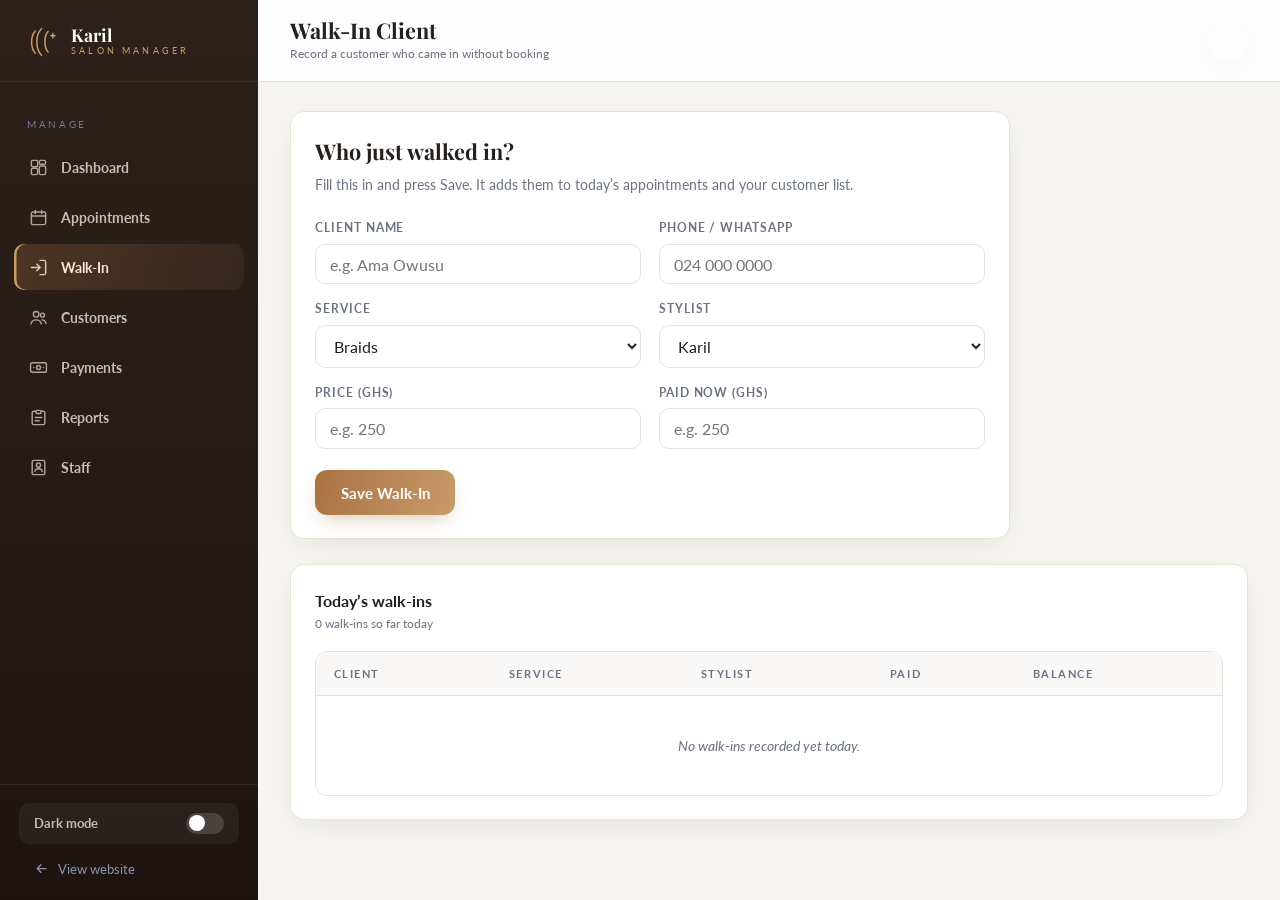
<file: admin/walkin.html>
<!DOCTYPE html>
<html lang="en">
<head>
  <meta charset="UTF-8">
  <meta name="viewport" content="width=device-width, initial-scale=1.0">
  <title>Walk-In — Karil Admin</title>
  <meta name="robots" content="noindex">
  <link rel="icon" type="image/svg+xml" href="../assets/icons/favicon.svg">
  <link rel="preconnect" href="https://fonts.googleapis.com">
  <link rel="preconnect" href="https://fonts.gstatic.com" crossorigin>
  <link href="https://fonts.googleapis.com/css2?family=Playfair+Display:wght@700;800&family=Lato:wght@400;700&display=swap" rel="stylesheet">
  <link rel="stylesheet" href="../css/admin.css">
  <script>try{var t=localStorage.getItem('khb-admin-theme');if(t)document.documentElement.setAttribute('data-theme',t);}catch(e){}</script>
</head>
<body class="admin" data-page="walkin">

<div class="admin-shell">

  <aside class="admin-sidebar">
    <div class="admin-logo">
      <svg viewBox="0 0 48 48" fill="none" stroke="currentColor" stroke-width="2" aria-hidden="true"><path d="M15 9.5c-6.5 7-6.5 22 0 29.5" stroke-linecap="round"/><path d="M23.5 6c-8.5 8.5-8.5 27.5 0 36" stroke-linecap="round"/><path d="M32 10c-5.5 6.5-5.5 21 0 27.5" stroke-linecap="round"/><path d="M38.5 11l1.3 3.4 3.4 1.3-3.4 1.3-1.3 3.4-1.3-3.4-3.4-1.3 3.4-1.3z" fill="currentColor" stroke="none"/></svg>
      <div>
        <div class="admin-logo-name">Karil</div>
        <div class="admin-logo-tag">Salon Manager</div>
      </div>
    </div>
    <nav class="admin-nav" aria-label="Admin">
      <div class="admin-nav-label">Manage</div>
      <a href="./dashboard.html"><svg viewBox="0 0 24 24" fill="none" stroke="currentColor" stroke-width="1.8"><rect x="3" y="3" width="8" height="8" rx="2"/><rect x="13" y="3" width="8" height="5" rx="2"/><rect x="13" y="10" width="8" height="11" rx="2"/><rect x="3" y="13" width="8" height="8" rx="2"/></svg>Dashboard</a>
      <a href="./bookings.html"><svg viewBox="0 0 24 24" fill="none" stroke="currentColor" stroke-width="1.8"><rect x="3" y="5" width="18" height="16" rx="2"/><path d="M8 3v4m8-4v4M3 10h18" stroke-linecap="round"/></svg>Appointments</a>
      <a href="./walkin.html" class="is-active"><svg viewBox="0 0 24 24" fill="none" stroke="currentColor" stroke-width="1.8"><path d="M14 3h5a2 2 0 012 2v14a2 2 0 01-2 2h-5" stroke-linecap="round" stroke-linejoin="round"/><path d="M10 8l4 4-4 4M14 12H3" stroke-linecap="round" stroke-linejoin="round"/></svg>Walk-In</a>
      <a href="./clients.html"><svg viewBox="0 0 24 24" fill="none" stroke="currentColor" stroke-width="1.8"><circle cx="9" cy="8" r="3.5"/><path d="M2.5 20c.8-3.2 3.4-5 6.5-5s5.7 1.8 6.5 5" stroke-linecap="round"/><circle cx="17" cy="9" r="2.5"/><path d="M16.5 15c2.6.2 4.4 1.7 5 4.5" stroke-linecap="round"/></svg>Customers</a>
      <a href="./payments.html"><svg viewBox="0 0 24 24" fill="none" stroke="currentColor" stroke-width="1.8"><rect x="2" y="6" width="20" height="12" rx="2"/><circle cx="12" cy="12" r="2.5"/><path d="M6 12h.01M18 12h.01" stroke-linecap="round"/></svg>Payments</a>
      <a href="./reports.html"><svg viewBox="0 0 24 24" fill="none" stroke="currentColor" stroke-width="1.8"><path d="M9 4H6a2 2 0 00-2 2v13a2 2 0 002 2h12a2 2 0 002-2V6a2 2 0 00-2-2h-3"/><rect x="9" y="3" width="6" height="4" rx="1"/><path d="M8 12h8M8 16h5" stroke-linecap="round"/></svg>Reports</a>
      <a href="./staff.html"><svg viewBox="0 0 24 24" fill="none" stroke="currentColor" stroke-width="1.8"><rect x="4" y="3" width="16" height="18" rx="2.5"/><circle cx="12" cy="9" r="2.6"/><path d="M7.5 17c0-2.2 2-3.4 4.5-3.4s4.5 1.2 4.5 3.4" stroke-linecap="round"/></svg>Staff</a>
    </nav>
    <div class="admin-sidebar-foot">
      <button class="theme-toggle" type="button">
        <span>Dark mode</span>
        <span class="track"><span class="thumb"></span></span>
      </button>
      <a class="back-to-site" href="../index.html">
        <svg viewBox="0 0 24 24" fill="none" stroke="currentColor" stroke-width="2"><path d="M19 12H5m6-6l-6 6 6 6" stroke-linecap="round" stroke-linejoin="round"/></svg>
        View website
      </a>
    </div>
  </aside>
  <div class="sidebar-backdrop"></div>

  <div class="admin-main">
    <header class="admin-topbar">
      <button class="sidebar-toggle" aria-label="Open menu"><svg viewBox="0 0 24 24" fill="none" stroke="currentColor" stroke-width="2"><path d="M4 6h16M4 12h16M4 18h16" stroke-linecap="round"/></svg></button>
      <div class="topbar-title">
        <h1>Walk-In Client</h1>
        <p id="walkin-sub">Record a customer who came in without booking</p>
      </div>
      <div class="topbar-spacer"></div>
      
      <div class="topbar-avatar">K</div>
    </header>

    <main class="admin-content">

      <div class="panel panel--form">
        <h2 class="form-title">Who just walked in?</h2>
        <p class="form-help">Fill this in and press Save. It adds them to today’s appointments and your customer list.</p>
        <div class="form-2col">
          <div class="a-field"><label>Client name</label><input class="a-input" id="wi-name" placeholder="e.g. Ama Owusu"></div>
          <div class="a-field"><label>Phone / WhatsApp</label><input class="a-input" id="wi-phone" type="tel" placeholder="024 000 0000"></div>
          <div class="a-field"><label>Service</label><select class="a-select" id="wi-service"><option>Braids</option><option>Wigs</option><option>Nails</option><option>Lashes</option><option>Brows</option><option>Make-Up</option><option>Facial</option><option>Piercing</option><option>Hair Coloring</option><option>Pedicure</option></select></div>
          <div class="a-field"><label>Stylist</label><select class="a-select" id="wi-staff"></select></div>
          <div class="a-field"><label>Price (GHS)</label><input class="a-input" id="wi-amount" type="number" inputmode="numeric" placeholder="e.g. 250"></div>
          <div class="a-field"><label>Paid now (GHS)</label><input class="a-input" id="wi-paid" type="number" inputmode="numeric" placeholder="e.g. 250"></div>
        </div>
        <button class="a-btn a-btn--gold a-btn--lg" id="wi-save">Save Walk-In</button>
      </div>
      <div class="panel">
        <div class="panel-head"><div><div class="panel-title">Today’s walk-ins</div><div class="panel-sub" id="wi-count">—</div></div></div>
        <div class="table-wrap"><table class="a-table"><thead><tr><th>Client</th><th>Service</th><th>Stylist</th><th>Paid</th><th>Balance</th></tr></thead><tbody id="walkin-today"></tbody></table></div>
      </div>

    </main>
  </div>
</div>


<script src="../js/admin.js" defer></script>
</body>
</html>
</file>
<file: css/admin.css>
/* ============================================================
   KARIL HAIR & BEAUTY LOUNGE — Admin Dashboard Stylesheet
   Clean, modern management UI · dark sidebar · gold accent
   ============================================================ */

:root {
  --a-sidebar: #2E211B;
  --a-sidebar-deep: #1D1410;
  --a-bg: #F6F4F0;
  --a-surface: #FFFFFF;
  --a-border: #E8E2D8;
  --a-ink: #26201C;
  --a-ink-soft: #6B7280;
  --a-gold: #A97142;
  --a-gold-light: #C89B6A;
  --a-espresso: #3B2A21;
  --a-stone: #C0AFA1;
  --a-taupe: #6B5B50;
  --a-powder: #DCE8F0;
  --a-green: #2E9E6B;
  --a-amber: #D97706;
  --a-red: #C0394B;
  --a-blue: #5B8FB0;
  --a-radius: 14px;
  --a-shadow: 0 8px 30px -12px rgba(46, 33, 27, 0.14);
  --a-font: 'Lato', 'Segoe UI', sans-serif;
  --a-display: 'Playfair Display', Georgia, serif;
}

[data-theme="dark"] {
  --a-bg: #17120F;
  --a-surface: #221B17;
  --a-border: #382D26;
  --a-ink: #EDEAE2;
  --a-ink-soft: #A89A8E;
  --a-shadow: 0 8px 30px -12px rgba(0, 0, 0, 0.5);
  --a-powder: #33261F;
}

* { box-sizing: border-box; margin: 0; padding: 0; }

body.admin {
  font-family: var(--a-font);
  background: var(--a-bg);
  color: var(--a-ink);
  font-size: 0.95rem;
  line-height: 1.6;
  min-height: 100vh;
  transition: background 0.35s ease, color 0.35s ease;
}

a { color: inherit; text-decoration: none; }
ul { list-style: none; }
button { font-family: inherit; cursor: pointer; border: none; background: none; color: inherit; }
input, select, textarea { font-family: inherit; font-size: 0.92rem; }

/* ---------- Layout ---------- */
.admin-shell { display: flex; min-height: 100vh; }

.admin-sidebar {
  width: 258px; flex: none;
  background: linear-gradient(180deg, var(--a-sidebar), var(--a-sidebar-deep));
  color: #D6CCC2;
  display: flex; flex-direction: column;
  position: sticky; top: 0; height: 100vh;
  z-index: 100;
}
.admin-logo {
  display: flex; align-items: center; gap: 0.7rem;
  padding: 1.5rem 1.5rem 1.3rem;
  border-bottom: 1px solid rgba(255, 255, 255, 0.07);
}
.admin-logo svg { width: 36px; height: 36px; color: var(--a-gold-light); flex: none; }
.admin-logo-name { font-family: var(--a-display); font-weight: 700; font-size: 1.1rem; color: #fff; line-height: 1.1; }
.admin-logo-tag { font-size: 0.58rem; letter-spacing: 0.34em; text-transform: uppercase; color: var(--a-gold-light); }

.admin-nav { flex: 1; padding: 1.2rem 0.9rem; display: flex; flex-direction: column; gap: 0.25rem; overflow-y: auto; }
.admin-nav-label {
  font-size: 0.62rem; letter-spacing: 0.26em; text-transform: uppercase;
  color: #6F7A96; padding: 1rem 0.8rem 0.45rem;
}
.admin-nav a {
  display: flex; align-items: center; gap: 0.8rem;
  padding: 0.72rem 0.9rem; border-radius: 10px;
  font-size: 0.9rem; font-weight: 700; color: #C9BCB0;
  transition: background 0.25s ease, color 0.25s ease, transform 0.25s ease;
}
.admin-nav a svg { width: 19px; height: 19px; flex: none; opacity: 0.85; }
.admin-nav a:hover { background: rgba(255, 255, 255, 0.06); color: #fff; transform: translateX(3px); }
.admin-nav a.is-active {
  background: linear-gradient(100deg, rgba(169, 113, 66, 0.28), rgba(169, 113, 66, 0.1));
  color: #F5E7D8;
  box-shadow: inset 2.5px 0 0 var(--a-gold-light);
}

.admin-sidebar-foot { padding: 1.1rem 1.2rem; border-top: 1px solid rgba(255, 255, 255, 0.07); display: flex; flex-direction: column; gap: 0.7rem; }
.theme-toggle {
  display: flex; align-items: center; justify-content: space-between;
  padding: 0.65rem 0.9rem; border-radius: 10px;
  background: rgba(255, 255, 255, 0.05); font-size: 0.82rem; font-weight: 700; color: #C9BCB0;
  transition: background 0.25s;
  width: 100%;
}
.theme-toggle:hover { background: rgba(255, 255, 255, 0.1); }
.theme-toggle .track {
  width: 38px; height: 21px; border-radius: 999px; background: rgba(255, 255, 255, 0.15);
  position: relative; transition: background 0.3s; flex: none;
}
.theme-toggle .thumb {
  position: absolute; top: 2.5px; left: 3px; width: 16px; height: 16px; border-radius: 50%;
  background: #fff; transition: transform 0.3s cubic-bezier(0.22, 1, 0.36, 1);
}
[data-theme="dark"] .theme-toggle .track { background: var(--a-gold); }
[data-theme="dark"] .theme-toggle .thumb { transform: translateX(16px); }
.back-to-site { display: flex; align-items: center; gap: 0.6rem; font-size: 0.8rem; color: #8B94AC; padding: 0.2rem 0.9rem; transition: color 0.25s; }
.back-to-site:hover { color: var(--a-gold-light); }
.back-to-site svg { width: 15px; height: 15px; }

/* ---------- Main column ---------- */
.admin-main { flex: 1; min-width: 0; display: flex; flex-direction: column; }

.admin-topbar {
  display: flex; align-items: center; gap: 1.2rem;
  padding: 1.1rem 2rem;
  background: color-mix(in srgb, var(--a-surface) 82%, transparent);
  backdrop-filter: blur(12px);
  border-bottom: 1px solid var(--a-border);
  position: sticky; top: 0; z-index: 90;
}
.sidebar-toggle { display: none; width: 40px; height: 40px; border-radius: 10px; border: 1px solid var(--a-border); place-items: center; }
.sidebar-toggle svg { width: 18px; height: 18px; }
.topbar-title h1 { font-family: var(--a-display); font-size: 1.35rem; font-weight: 700; line-height: 1.2; }
.topbar-title p { font-size: 0.78rem; color: var(--a-ink-soft); }
.topbar-spacer { flex: 1; }
.topbar-search { position: relative; width: min(300px, 30vw); }
.topbar-search input {
  width: 100%; padding: 0.62rem 1rem 0.62rem 2.4rem;
  border-radius: 10px; border: 1px solid var(--a-border);
  background: var(--a-bg); color: var(--a-ink);
  transition: border-color 0.25s, box-shadow 0.25s;
}
.topbar-search input:focus { outline: none; border-color: var(--a-gold); box-shadow: 0 0 0 3px rgba(169, 113, 66, 0.14); }
.topbar-search svg { position: absolute; left: 0.8rem; top: 50%; transform: translateY(-50%); width: 15px; height: 15px; color: var(--a-ink-soft); }
.topbar-avatar {
  width: 40px; height: 40px; border-radius: 50%; flex: none;
  display: grid; place-items: center; color: #fff; font-weight: 700; font-size: 0.85rem;
  background: linear-gradient(135deg, var(--a-gold), var(--a-slate));
  box-shadow: var(--a-shadow);
}

.admin-content { padding: 1.8rem 2rem 3rem; display: flex; flex-direction: column; gap: 1.6rem; }

/* ---------- Cards & grids ---------- */
.stat-cards { display: grid; grid-template-columns: repeat(auto-fit, minmax(220px, 1fr)); gap: 1.1rem; }
.stat-card {
  background: var(--a-surface); border: 1px solid var(--a-border); border-radius: var(--a-radius);
  padding: 1.3rem 1.4rem; box-shadow: var(--a-shadow);
  display: flex; flex-direction: column; gap: 0.5rem;
  transition: transform 0.35s cubic-bezier(0.22, 1, 0.36, 1), box-shadow 0.35s;
  position: relative; overflow: hidden;
}
.stat-card:hover { transform: translateY(-4px); box-shadow: 0 16px 40px -14px rgba(46, 33, 27, 0.22); }
.stat-card::after {
  content: ''; position: absolute; top: 0; left: 0; right: 0; height: 3px;
  background: linear-gradient(90deg, var(--a-gold), var(--a-gold-light));
  opacity: 0; transition: opacity 0.3s;
}
.stat-card:hover::after { opacity: 1; }
.stat-card-head { display: flex; align-items: center; justify-content: space-between; }
.stat-card-label { font-size: 0.72rem; letter-spacing: 0.16em; text-transform: uppercase; font-weight: 700; color: var(--a-ink-soft); }
.stat-card-icon {
  width: 40px; height: 40px; border-radius: 11px; display: grid; place-items: center; flex: none;
}
.stat-card-icon svg { width: 19px; height: 19px; }
.stat-card-icon.gold { background: rgba(169, 113, 66, 0.14); color: var(--a-gold); }
.stat-card-icon.green { background: rgba(46, 158, 107, 0.14); color: var(--a-green); }
.stat-card-icon.wine { background: rgba(107, 91, 80, 0.12); color: var(--a-slate); }
.stat-card-icon.blue { background: rgba(37, 99, 235, 0.12); color: var(--a-blue); }
.stat-card-value { font-family: var(--a-display); font-size: 1.9rem; font-weight: 800; line-height: 1.1; }
.stat-card-delta { font-size: 0.76rem; font-weight: 700; display: flex; align-items: center; gap: 0.35rem; }
.stat-card-delta.up { color: var(--a-green); }
.stat-card-delta.down { color: var(--a-red); }
.stat-card-delta span { color: var(--a-ink-soft); font-weight: 400; }

.panel {
  background: var(--a-surface); border: 1px solid var(--a-border);
  border-radius: var(--a-radius); box-shadow: var(--a-shadow);
  padding: 1.4rem 1.5rem;
  min-width: 0; /* let panels shrink so wide tables scroll inside .table-wrap */
}
.panel-grid > *, .stat-cards > * { min-width: 0; }
.panel-head { display: flex; align-items: center; justify-content: space-between; gap: 1rem; margin-bottom: 1.1rem; flex-wrap: wrap; }
.panel-title { font-size: 1.02rem; font-weight: 700; }
.panel-sub { font-size: 0.78rem; color: var(--a-ink-soft); }
.panel-grid { display: grid; gap: 1.4rem; }
.panel-grid--2 { grid-template-columns: 1.6fr 1fr; }
.panel-grid--2eq { grid-template-columns: 1fr 1fr; }

.chart-box { position: relative; height: 300px; }
.chart-box--sm { height: 250px; }

/* ---------- Buttons ---------- */
.a-btn {
  display: inline-flex; align-items: center; gap: 0.5rem;
  padding: 0.62rem 1.2rem; border-radius: 10px;
  font-size: 0.83rem; font-weight: 700;
  transition: all 0.25s ease; white-space: nowrap;
}
.a-btn svg { width: 15px; height: 15px; }
.a-btn--gold { background: linear-gradient(110deg, var(--a-gold), var(--a-gold-light)); color: #fff; box-shadow: 0 8px 20px -8px rgba(169, 113, 66, 0.5); }
.a-btn--gold:hover { transform: translateY(-2px); box-shadow: 0 12px 26px -8px rgba(169, 113, 66, 0.6); }
.a-btn--ghost { border: 1px solid var(--a-border); color: var(--a-ink); background: var(--a-surface); }
.a-btn--ghost:hover { border-color: var(--a-gold); color: var(--a-gold); }
.a-btn--danger { background: rgba(192, 57, 75, 0.1); color: var(--a-red); }
.a-btn--danger:hover { background: var(--a-red); color: #fff; }
.a-btn--sm { padding: 0.4rem 0.8rem; font-size: 0.74rem; border-radius: 8px; }

/* ---------- Filters row ---------- */
.filter-row { display: flex; flex-wrap: wrap; gap: 0.7rem; align-items: center; }
.filter-row .grow { flex: 1; min-width: 180px; }
.a-input, .a-select {
  width: 100%; padding: 0.62rem 0.9rem; border-radius: 10px;
  border: 1px solid var(--a-border); background: var(--a-surface); color: var(--a-ink);
  font-size: 1rem;
  transition: border-color 0.25s, box-shadow 0.25s;
}
.a-input:focus, .a-select:focus { outline: none; border-color: var(--a-gold); box-shadow: 0 0 0 3px rgba(169, 113, 66, 0.14); }
.a-select { cursor: pointer; }

/* ---------- Table ---------- */
.table-wrap { overflow-x: auto; border-radius: 12px; border: 1px solid var(--a-border); }
.a-table { width: 100%; border-collapse: collapse; min-width: 760px; background: var(--a-surface); }
.a-table th {
  text-align: left; padding: 0.8rem 1.1rem;
  font-size: 0.68rem; letter-spacing: 0.14em; text-transform: uppercase;
  color: var(--a-ink-soft); border-bottom: 1px solid var(--a-border);
  background: color-mix(in srgb, var(--a-bg) 60%, var(--a-surface));
  white-space: nowrap;
}
.a-table td { padding: 0.85rem 1.1rem; border-bottom: 1px solid var(--a-border); font-size: 0.88rem; vertical-align: middle; }
.a-table tbody tr { transition: background 0.2s; cursor: pointer; }
.a-table tbody tr:hover { background: color-mix(in srgb, var(--a-gold) 5%, var(--a-surface)); }
.a-table tbody tr:last-child td { border-bottom: none; }
.a-table .cell-strong { font-weight: 700; }
.a-table .cell-sub { display: block; font-size: 0.74rem; color: var(--a-ink-soft); }
.a-table .num { font-variant-numeric: tabular-nums; font-weight: 700; }

.empty-row td { text-align: center; padding: 2.4rem; color: var(--a-ink-soft); font-style: italic; cursor: default; }

/* ---------- Badges ---------- */
.badge {
  display: inline-flex; align-items: center; gap: 0.4rem;
  padding: 0.28rem 0.75rem; border-radius: 999px;
  font-size: 0.7rem; font-weight: 700; letter-spacing: 0.05em; white-space: nowrap;
}
.badge::before { content: ''; width: 6px; height: 6px; border-radius: 50%; background: currentColor; }
.badge--confirmed { background: rgba(46, 158, 107, 0.13); color: var(--a-green); }
.badge--pending { background: rgba(217, 119, 6, 0.13); color: var(--a-amber); }
.badge--progress { background: rgba(37, 99, 235, 0.12); color: var(--a-blue); }
.badge--completed { background: rgba(107, 114, 128, 0.14); color: var(--a-ink-soft); }
.badge--cancelled { background: rgba(192, 57, 75, 0.12); color: var(--a-red); }
.badge--available { background: rgba(46, 158, 107, 0.13); color: var(--a-green); }
.badge--low { background: rgba(217, 119, 6, 0.13); color: var(--a-amber); }
.badge--out { background: rgba(192, 57, 75, 0.12); color: var(--a-red); }

/* ---------- Timeline (upcoming events) ---------- */
.mini-timeline { display: flex; flex-direction: column; }
.mini-timeline li { display: flex; gap: 1rem; padding: 0.75rem 0; border-bottom: 1px dashed var(--a-border); }
.mini-timeline li:last-child { border-bottom: none; }
.mini-date {
  flex: none; width: 52px; height: 52px; border-radius: 12px;
  display: flex; flex-direction: column; align-items: center; justify-content: center;
  background: rgba(169, 113, 66, 0.12); color: var(--a-gold);
}
.mini-date .d { font-family: var(--a-display); font-weight: 800; font-size: 1.15rem; line-height: 1; }
.mini-date .m { font-size: 0.6rem; letter-spacing: 0.18em; text-transform: uppercase; }
.mini-info { min-width: 0; }
.mini-info .t { font-weight: 700; font-size: 0.9rem; white-space: nowrap; overflow: hidden; text-overflow: ellipsis; }
.mini-info .s { font-size: 0.76rem; color: var(--a-ink-soft); }

/* ---------- Inventory grid ---------- */
.inv-grid { display: grid; grid-template-columns: repeat(auto-fill, minmax(240px, 1fr)); gap: 1.1rem; }
.inv-card {
  background: var(--a-surface); border: 1px solid var(--a-border); border-radius: var(--a-radius);
  padding: 1.2rem 1.3rem; box-shadow: var(--a-shadow);
  transition: transform 0.3s cubic-bezier(0.22, 1, 0.36, 1), box-shadow 0.3s;
}
.inv-card:hover { transform: translateY(-3px); }
.inv-card-head { display: flex; justify-content: space-between; align-items: flex-start; gap: 0.6rem; margin-bottom: 0.6rem; }
.inv-name { font-weight: 700; font-size: 0.95rem; }
.inv-cat { font-size: 0.68rem; letter-spacing: 0.12em; text-transform: uppercase; color: var(--a-ink-soft); }
.inv-bar { height: 7px; border-radius: 999px; background: color-mix(in srgb, var(--a-border) 70%, transparent); overflow: hidden; margin: 0.7rem 0 0.5rem; }
.inv-bar span { display: block; height: 100%; border-radius: 999px; background: linear-gradient(90deg, var(--a-gold), var(--a-gold-light)); transition: width 0.8s cubic-bezier(0.22, 1, 0.36, 1); }
.inv-bar.warn span { background: linear-gradient(90deg, var(--a-amber), #F59E0B); }
.inv-bar.danger span { background: linear-gradient(90deg, var(--a-red), #E05563); }
.inv-meta { display: flex; justify-content: space-between; font-size: 0.76rem; color: var(--a-ink-soft); }
.inv-assign { margin-top: 0.7rem; padding-top: 0.7rem; border-top: 1px dashed var(--a-border); font-size: 0.76rem; color: var(--a-ink-soft); }
.inv-assign strong { color: var(--a-gold); }

/* ---------- Modal / drawer ---------- */
.a-modal-backdrop {
  position: fixed; inset: 0; z-index: 500;
  background: rgba(16, 20, 31, 0.55); backdrop-filter: blur(5px);
  opacity: 0; visibility: hidden; transition: opacity 0.35s, visibility 0.35s;
}
.a-modal-backdrop.is-open { opacity: 1; visibility: visible; }
.a-drawer {
  position: fixed; top: 0; right: 0; bottom: 0; z-index: 510;
  width: min(460px, 94vw);
  background: var(--a-surface); border-left: 1px solid var(--a-border);
  box-shadow: -20px 0 60px -20px rgba(0, 0, 0, 0.35);
  transform: translateX(105%); transition: transform 0.45s cubic-bezier(0.22, 1, 0.36, 1);
  display: flex; flex-direction: column;
}
.a-drawer.is-open { transform: translateX(0); }
.a-drawer-head {
  display: flex; align-items: center; justify-content: space-between; gap: 1rem;
  padding: 1.3rem 1.5rem; border-bottom: 1px solid var(--a-border);
}
.a-drawer-head h2 { font-family: var(--a-display); font-size: 1.2rem; }
.a-drawer-close { width: 36px; height: 36px; border-radius: 9px; display: grid; place-items: center; border: 1px solid var(--a-border); transition: all 0.25s; }
.a-drawer-close:hover { border-color: var(--a-red); color: var(--a-red); }
.a-drawer-close svg { width: 15px; height: 15px; }
.a-drawer-body { flex: 1; overflow-y: auto; padding: 1.5rem; display: flex; flex-direction: column; gap: 1.1rem; }
.a-drawer-foot { padding: 1.1rem 1.5rem; border-top: 1px solid var(--a-border); display: flex; gap: 0.7rem; justify-content: flex-end; }

.detail-list { display: flex; flex-direction: column; gap: 0.65rem; }
.detail-list li { display: flex; justify-content: space-between; gap: 1rem; font-size: 0.88rem; padding-bottom: 0.65rem; border-bottom: 1px dashed var(--a-border); }
.detail-list li span:first-child { color: var(--a-ink-soft); }
.detail-list li span:last-child { font-weight: 700; text-align: right; }

.a-field { display: flex; flex-direction: column; gap: 0.35rem; }
.a-field label { font-size: 0.74rem; font-weight: 700; letter-spacing: 0.08em; text-transform: uppercase; color: var(--a-ink-soft); }

/* ---------- Heatmap ---------- */
.heatmap { display: grid; grid-template-columns: auto repeat(12, minmax(30px, 1fr)); gap: 5px; align-items: center; font-size: 0.68rem; overflow-x: auto; padding-bottom: 0.4rem; }
.heatmap .hm-label { color: var(--a-ink-soft); padding-right: 0.5rem; font-weight: 700; white-space: nowrap; }
.heatmap .hm-cell {
  aspect-ratio: 1.4; border-radius: 5px; background: var(--a-gold);
  transition: transform 0.2s; position: relative;
}
.heatmap .hm-cell:hover { transform: scale(1.15); z-index: 2; }
.heatmap .hm-month { text-align: center; color: var(--a-ink-soft); font-weight: 700; }
.hm-legend { display: flex; align-items: center; gap: 0.4rem; margin-top: 0.9rem; font-size: 0.7rem; color: var(--a-ink-soft); justify-content: flex-end; }
.hm-legend i { width: 14px; height: 14px; border-radius: 4px; background: var(--a-gold); display: inline-block; }

/* ---------- Toast ---------- */
.a-toast {
  position: fixed; bottom: 1.6rem; left: 50%; transform: translate(-50%, 140%);
  z-index: 600; padding: 0.85rem 1.5rem; border-radius: 12px;
  background: var(--a-sidebar); color: #fff; font-size: 0.86rem; font-weight: 700;
  box-shadow: 0 18px 44px -12px rgba(0, 0, 0, 0.4);
  transition: transform 0.45s cubic-bezier(0.22, 1, 0.36, 1);
  display: flex; align-items: center; gap: 0.6rem;
}
.a-toast.is-shown { transform: translate(-50%, 0); }
.a-toast svg { width: 16px; height: 16px; color: var(--a-gold-light); }

/* ---------- Client cards ---------- */
.client-avatar {
  width: 38px; height: 38px; border-radius: 50%; flex: none;
  display: grid; place-items: center; color: #fff; font-weight: 700; font-size: 0.8rem;
}
.cell-with-avatar { display: flex; align-items: center; gap: 0.8rem; }

/* ---------- Responsive ---------- */
@media (max-width: 1180px) {
  .panel-grid--2, .panel-grid--2eq { grid-template-columns: 1fr; }
}
@media (max-width: 900px) {
  .admin-sidebar {
    position: fixed; left: 0; top: 0; bottom: 0; height: 100vh;
    transform: translateX(-105%); transition: transform 0.45s cubic-bezier(0.22, 1, 0.36, 1);
    box-shadow: 24px 0 60px -20px rgba(0, 0, 0, 0.4);
  }
  .admin-sidebar.is-open { transform: translateX(0); }
  .sidebar-toggle { display: grid; }
  .admin-topbar { padding: 0.9rem 1.1rem; }
  .admin-content { padding: 1.2rem 1.1rem 2.4rem; }
  .topbar-search { display: none; }
  .sidebar-backdrop {
    position: fixed; inset: 0; z-index: 95; background: rgba(16, 20, 31, 0.5);
    opacity: 0; visibility: hidden; transition: opacity 0.35s, visibility 0.35s;
  }
  .sidebar-backdrop.is-open { opacity: 1; visibility: visible; }
}
@media (min-width: 901px) {
  .sidebar-backdrop { display: none; }
}

@media (prefers-reduced-motion: reduce) {
  *, *::before, *::after { animation-duration: 0.01ms !important; transition-duration: 0.01ms !important; }
}


/* ---------- Drawer quick actions (receipt / reminder / paid) ---------- */
.drawer-actions {
  display: grid; gap: 0.6rem; margin-top: 1.4rem;
  padding-top: 1.2rem; border-top: 1px solid var(--a-border);
}
.drawer-actions .a-btn { width: 100%; justify-content: center; }
.drawer-hint {
  margin-top: 0.8rem; font-size: 0.78rem; line-height: 1.5;
  color: var(--a-ink-soft); text-align: center;
}
@media (min-width: 560px) {
  .drawer-actions { grid-template-columns: 1fr 1fr; }
  .drawer-actions .a-btn:first-child { grid-column: 1 / -1; }
}

/* ============================================================
   SIMPLE SALON MANAGER — dashboard tiles, chips, staff cards,
   forms and money colours. Built for one-tap, plain-language use.
   ============================================================ */

/* ---------- Dashboard: one-line summary + big tiles ---------- */
.dash-hello {
  font-size: 1.02rem; color: var(--a-ink-soft); margin-bottom: 1.4rem; line-height: 1.6;
}
.dash-hello strong { color: var(--a-ink); }
.tile-grid {
  display: grid; gap: 1rem;
  grid-template-columns: repeat(auto-fill, minmax(190px, 1fr));
}
.tile {
  position: relative; display: flex; flex-direction: column; gap: 0.55rem;
  min-height: 148px; padding: 1.35rem 1.3rem;
  background: var(--a-surface); border: 1px solid var(--a-border);
  border-radius: 18px; box-shadow: var(--a-shadow);
  transition: transform 0.22s ease, box-shadow 0.22s ease, border-color 0.22s ease;
}
.tile:hover { transform: translateY(-4px); box-shadow: 0 18px 40px -18px rgba(46, 33, 27, 0.28); border-color: var(--a-gold); }
.tile:active { transform: translateY(-1px); }
.tile-ico {
  width: 48px; height: 48px; border-radius: 14px; display: grid; place-items: center;
  background: linear-gradient(135deg, rgba(169,113,66,0.14), rgba(200,155,106,0.14)); color: var(--a-gold);
}
.tile-ico svg { width: 24px; height: 24px; }
.tile-label { font-size: 1.05rem; font-weight: 700; color: var(--a-ink); margin-top: auto; }
.tile-sub { font-size: 0.82rem; color: var(--a-ink-soft); }
.tile-count { font-size: 1.5rem; font-weight: 800; color: var(--a-gold); font-family: var(--a-display); line-height: 1; }
.tile--primary {
  background: linear-gradient(150deg, var(--a-sidebar), var(--a-sidebar-deep)); border-color: transparent;
}
.tile--primary .tile-label { color: #FFF6EC; }
.tile--primary .tile-sub { color: rgba(255, 246, 236, 0.7); }
.tile--primary .tile-ico { background: rgba(255, 246, 236, 0.14); color: var(--a-gold-light); }

/* ---------- Chips (tab-style filters) ---------- */
.chip-row { display: flex; flex-wrap: wrap; gap: 0.55rem; }
.chip-row--big { margin-bottom: 1.2rem; }
.a-chip {
  display: inline-flex; align-items: center; gap: 0.45rem;
  padding: 0.5rem 1rem; border-radius: 999px; cursor: pointer;
  font-size: 0.83rem; font-weight: 700; color: var(--a-ink-soft);
  background: var(--a-surface); border: 1px solid var(--a-border);
  transition: all 0.2s ease;
}
.a-chip:hover { border-color: var(--a-gold); color: var(--a-gold); }
.a-chip.is-active { background: var(--a-gold); border-color: var(--a-gold); color: #fff; }
.chip-row--big .a-chip { padding: 0.62rem 1.4rem; font-size: 0.9rem; }
.chip-badge {
  min-width: 20px; height: 20px; padding: 0 6px; border-radius: 999px;
  display: inline-grid; place-items: center; font-size: 0.72rem;
  background: rgba(217, 119, 6, 0.16); color: var(--a-amber);
}
.a-chip.is-active .chip-badge { background: rgba(255,255,255,0.25); color: #fff; }

/* ---------- Source tags on appointment rows ---------- */
.src-tag {
  display: inline-block; margin-left: 0.4rem; padding: 0.1rem 0.5rem;
  border-radius: 999px; font-size: 0.64rem; font-weight: 700; vertical-align: middle;
  letter-spacing: 0.03em;
}
.src-web { background: rgba(91, 143, 176, 0.16); color: var(--a-blue); }
.src-walk { background: rgba(169, 113, 66, 0.16); color: var(--a-gold); }

/* ---------- Money colours ---------- */
.money-in { color: var(--a-green); }
.money-owed { color: var(--a-amber); }

/* ---------- Simple forms ---------- */
.panel--form { max-width: 720px; }
.form-title { font-family: var(--a-display); font-size: 1.35rem; margin-bottom: 0.35rem; }
.form-help { color: var(--a-ink-soft); font-size: 0.9rem; margin-bottom: 1.4rem; line-height: 1.55; }
.form-2col { display: grid; grid-template-columns: 1fr 1fr; gap: 1rem 1.1rem; margin-bottom: 1.3rem; }
.a-btn--lg { padding: 0.85rem 1.6rem; font-size: 0.95rem; border-radius: 12px; }
.stat-cards--3 { grid-template-columns: repeat(auto-fit, minmax(200px, 1fr)); }

/* ---------- Buttons: green (confirm) + soft red (reject) ---------- */
.a-btn--green { background: var(--a-green); color: #fff; box-shadow: 0 8px 20px -8px rgba(46, 158, 107, 0.5); }
.a-btn--green:hover { transform: translateY(-2px); }
.a-btn--soft-red { background: rgba(192, 57, 75, 0.1); color: var(--a-red); border: 1px solid rgba(192, 57, 75, 0.25); }
.a-btn--soft-red:hover { background: var(--a-red); color: #fff; }
.drawer-actions--decide { grid-template-columns: 1fr 1fr; margin-top: 1rem; }
.row-actions { display: flex; gap: 0.4rem; justify-content: flex-end; }

/* ---------- Drawer "change status by hand" ---------- */
.drawer-more { margin-top: 1.1rem; }
.drawer-more summary {
  cursor: pointer; font-size: 0.82rem; font-weight: 700; color: var(--a-ink-soft);
  padding: 0.3rem 0; list-style: none;
}
.drawer-more summary::-webkit-details-marker { display: none; }
.drawer-more summary::before { content: '⚙  '; }

/* ---------- Reports note ---------- */
.panel--soft { background: linear-gradient(135deg, rgba(169,113,66,0.08), rgba(200,155,106,0.05)); }
.report-note { font-size: 0.98rem; line-height: 1.7; color: var(--a-ink); }
.report-note strong { color: var(--a-gold); }

/* ---------- Staff cards ---------- */
.staff-grid { display: grid; gap: 1rem; grid-template-columns: repeat(auto-fill, minmax(240px, 1fr)); }
.staff-card {
  padding: 1.2rem; border: 1px solid var(--a-border); border-radius: 16px;
  background: var(--a-surface); display: flex; flex-direction: column; gap: 0.9rem;
}
.staff-top { display: flex; align-items: center; gap: 0.8rem; }
.staff-top .client-avatar { width: 46px; height: 46px; font-size: 1rem; }
.staff-name { font-weight: 800; font-size: 1.02rem; }
.staff-role { font-size: 0.8rem; color: var(--a-gold); font-weight: 700; }
.staff-meta { font-size: 0.83rem; color: var(--a-ink-soft); line-height: 1.5; }
.staff-stats { display: flex; gap: 1.4rem; padding: 0.7rem 0; border-top: 1px solid var(--a-border); border-bottom: 1px solid var(--a-border); }
.staff-stats > div { display: flex; flex-direction: column; }
.staff-stats strong { font-size: 1.15rem; font-family: var(--a-display); color: var(--a-ink); }
.staff-stats span { font-size: 0.72rem; color: var(--a-ink-soft); }
.staff-msg { width: 100%; justify-content: center; }

/* ---------- Mobile ---------- */
@media (max-width: 600px) {
  .form-2col { grid-template-columns: 1fr; }
  .tile-grid { grid-template-columns: repeat(2, 1fr); gap: 0.75rem; }
  .tile { min-height: 128px; padding: 1.05rem; }
  .tile-label { font-size: 0.95rem; }
  .tile--primary { grid-column: 1 / -1; min-height: 96px; flex-direction: row; align-items: center; }
  .tile--primary .tile-label { margin-top: 0; }
  .drawer-actions--decide { grid-template-columns: 1fr; }
  .chip-row--big .a-chip { flex: 1; justify-content: center; }
}
</file>
